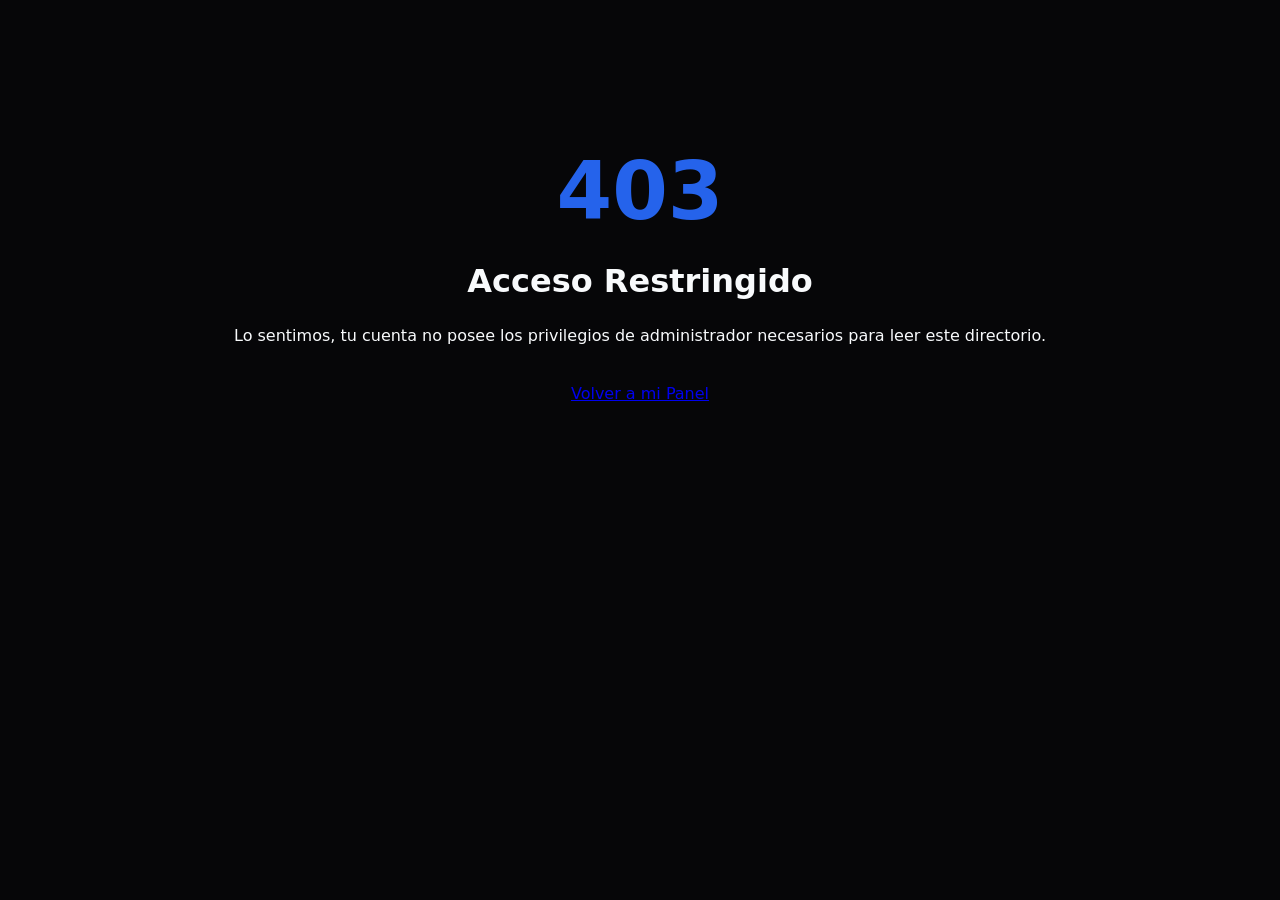
<file: techzone1/admin.html>
<!DOCTYPE html>
<html lang="es">
<head>
  <meta charset="UTF-8">
  <meta name="viewport" content="width=device-width, initial-scale=1.0">
  <title>Admin Base de Datos - TechZone</title>
  <link rel="stylesheet" href="css/estilos.css">
  <script src="js/db.js"></script>
  <script src="js/main.js"></script>
</head>
<body data-require-admin="true">
<header>
  <a href="index.html" class="brand">Tech<span>Zone</span> Admin</a>
  <nav id="main-nav" data-active="admin">
    <a href="dashboard.html">Dashboard</a>
    <a href="index.html">Ver Tienda</a>
    <a href="contacto.html">Contacto</a>
    <a href="#" id="logout-btn" style="color:var(--danger) !important;">Salir</a>
  </nav>
</header>

<main class="container">
  <div class="card">
    <h2>Formulario de Registro 2: Inventario de Productos</h2>
    <p class="muted">Añade componentes y hardware tecnológico directamente en las tablas del servidor local.</p>
    <div id="admin-message"></div>

    <form id="add-product-form">
      <div class="form-group">
        <label for="nombre">Nombre Comercial del Producto:</label>
        <input type="text" id="nombre" name="nombre" required placeholder="Ej: Volante Direct Drive 12Nm">
      </div>
      <div class="form-group">
        <label for="precio">Precio Unitario (USD):</label>
        <input type="text" id="precio" name="precio" required placeholder="Ej: 549.99">
      </div>
      <div class="form-group">
        <label for="descripcion">Descripción y Atributos Multimedia:</label>
        <textarea id="descripcion" name="descripcion" rows="3" required placeholder="Detalles técnicos y compatibilidad..."></textarea>
      </div>
      <div class="form-group">
        <label for="imagen">Nombre del archivo de imagen (Opcional):</label>
        <input type="text" id="imagen" name="imagen" placeholder="Ej: volante.png">
      </div>
      <button type="submit">Guardar Registro en Sistema</button>
    </form>
  </div>

  <div class="card">
    <h2>Información Almacenada 1: Inventario (`productos`)</h2>
    <div class="table-container">
      <table>
        <thead>
          <tr>
            <th scope="col">ID</th>
            <th scope="col">Nombre Comercial</th>
            <th scope="col">Precio</th>
            <th scope="col">Archivo Imagen</th>
            <th scope="col">Acciones</th> 
          </tr>
        </thead>
        <tbody id="products-table-body">
          <!-- Carga dinámica -->
        </tbody>
      </table>
    </div>
  </div>

  <div class="card">
    <h2>Información Almacenada 2: Cuentas (`usuarios`)</h2>
    <div class="table-container">
      <table>
        <thead>
          <tr>
            <th scope="col">ID</th>
            <th scope="col">Nombre de Usuario</th>
            <th scope="col">Rol de Acceso</th>
            <th scope="col">Fecha Registro</th>
          </tr>
        </thead>
        <tbody id="users-table-body">
          <!-- Carga dinámica -->
        </tbody>
      </table>
    </div>
  </div>

  <div class="card">
    <h2>Información Almacenada 3: Tickets de Soporte (`tickets_soporte`)</h2>
    <div class="table-container">
      <table>
        <thead>
          <tr>
            <th scope="col">ID Ticket</th>
            <th scope="col">Cliente Remitente</th>
            <th scope="col">Asunto del Reporte</th>
            <th scope="col">Estampa de Tiempo</th>
          </tr>
        </thead>
        <tbody id="tickets-table-body">
          <!-- Carga dinámica -->
        </tbody>
      </table>
    </div>
  </div>
</main>

<script>
    document.addEventListener('DOMContentLoaded', () => {
        if (!window.db) return;

        const messageEl = document.getElementById('admin-message');
        const productsBody = document.getElementById('products-table-body');
        const usersBody = document.getElementById('users-table-body');
        const ticketsBody = document.getElementById('tickets-table-body');
        const addForm = document.getElementById('add-product-form');

        function showStatus(msg, isError = false) {
            messageEl.innerHTML = `<p style='color:${isError ? "var(--danger)" : "var(--success)"}; font-weight:bold; margin:1rem 0;'>${escapeHtml(msg)}</p>`;
            setTimeout(() => { messageEl.innerHTML = ''; }, 6000);
        }

        function renderTables() {
            // Render Products
            const products = window.db.getProducts();
            productsBody.innerHTML = products.map(p => `
                <tr>
                  <td>${p.id}</td>
                  <td><strong>${escapeHtml(p.nombre)}</strong></td>
                  <td>$${p.precio.toLocaleString('en-US', {minimumFractionDigits: 2, maximumFractionDigits: 2})}</td>
                  <td><code>${escapeHtml(p.imagen || "default.png")}</code></td>
                  <td>
                    <a href="#" class="delete-btn" data-id="${p.id}" style="color: var(--danger); font-weight: bold; text-decoration: none;">
                       ❌ Eliminar
                    </a>
                  </td>
                </tr>
            `).join('');

            // Add delete listeners
            document.querySelectorAll('.delete-btn').forEach(btn => {
                btn.addEventListener('click', (e) => {
                    e.preventDefault();
                    const id = parseInt(btn.getAttribute('data-id'));
                    if (confirm('¿Estás seguro de que deseas eliminar este producto?')) {
                        window.db.deleteProduct(id);
                        showStatus('Éxito: Producto eliminado correctamente de la Base de Datos.');
                        renderTables();
                    }
                });
            });

            // Render Users
            const users = window.db.getUsers();
            usersBody.innerHTML = users.map(u => `
                <tr>
                  <td>${u.id}</td>
                  <td>${escapeHtml(u.usuario)}</td>
                  <td><span class="badge" style="background:${u.rol === 'admin' ? 'rgba(59,130,246,0.15)' : 'rgba(16,185,129,0.15)'}; color:${u.rol === 'admin' ? '#3b82f6' : 'var(--success)'};">${escapeHtml(u.rol)}</span></td>
                  <td>${u.fecha_registro}</td>
                </tr>
            `).join('');

            // Render Tickets
            const tickets = window.db.getTickets();
            ticketsBody.innerHTML = tickets.map(t => `
                <tr>
                  <td>${t.id}</td>
                  <td><strong>${escapeHtml(t.cliente)}</strong></td>
                  <td>${escapeHtml(t.asunto)}</td>
                  <td>${t.fecha_creacion}</td>
                </tr>
            `).join('');
        }

        // Form Submit
        addForm.addEventListener('submit', (e) => {
            e.preventDefault();
            const nombre = document.getElementById('nombre').value.trim();
            const precioRaw = document.getElementById('precio').value.trim();
            const descripcion = document.getElementById('descripcion').value.trim();
            const imagen = document.getElementById('imagen').value.trim();

            if (nombre === "" || precioRaw === "" || descripcion === "") {
                showStatus('Error: Rellene todos los apartados obligatorios.', true);
                return;
            }

            const precioNum = parseFloat(precioRaw);
            if (isNaN(precioNum) || precioNum <= 0) {
                showStatus('Error: El precio debe ser un número positivo válido.', true);
                return;
            }

            window.db.addProduct(nombre, precioNum, descripcion, imagen);
            showStatus('Éxito: Producto guardado e indexado correctamente.');
            addForm.reset();
            renderTables();
        });

        // Initial render
        renderTables();

        function escapeHtml(text) {
            return text
                .replace(/&/g, "&amp;")
                .replace(/</g, "&lt;")
                .replace(/>/g, "&gt;")
                .replace(/"/g, "&quot;")
                .replace(/'/g, "&#039;");
        }
    });
</script>
</body>
</html>
</file>
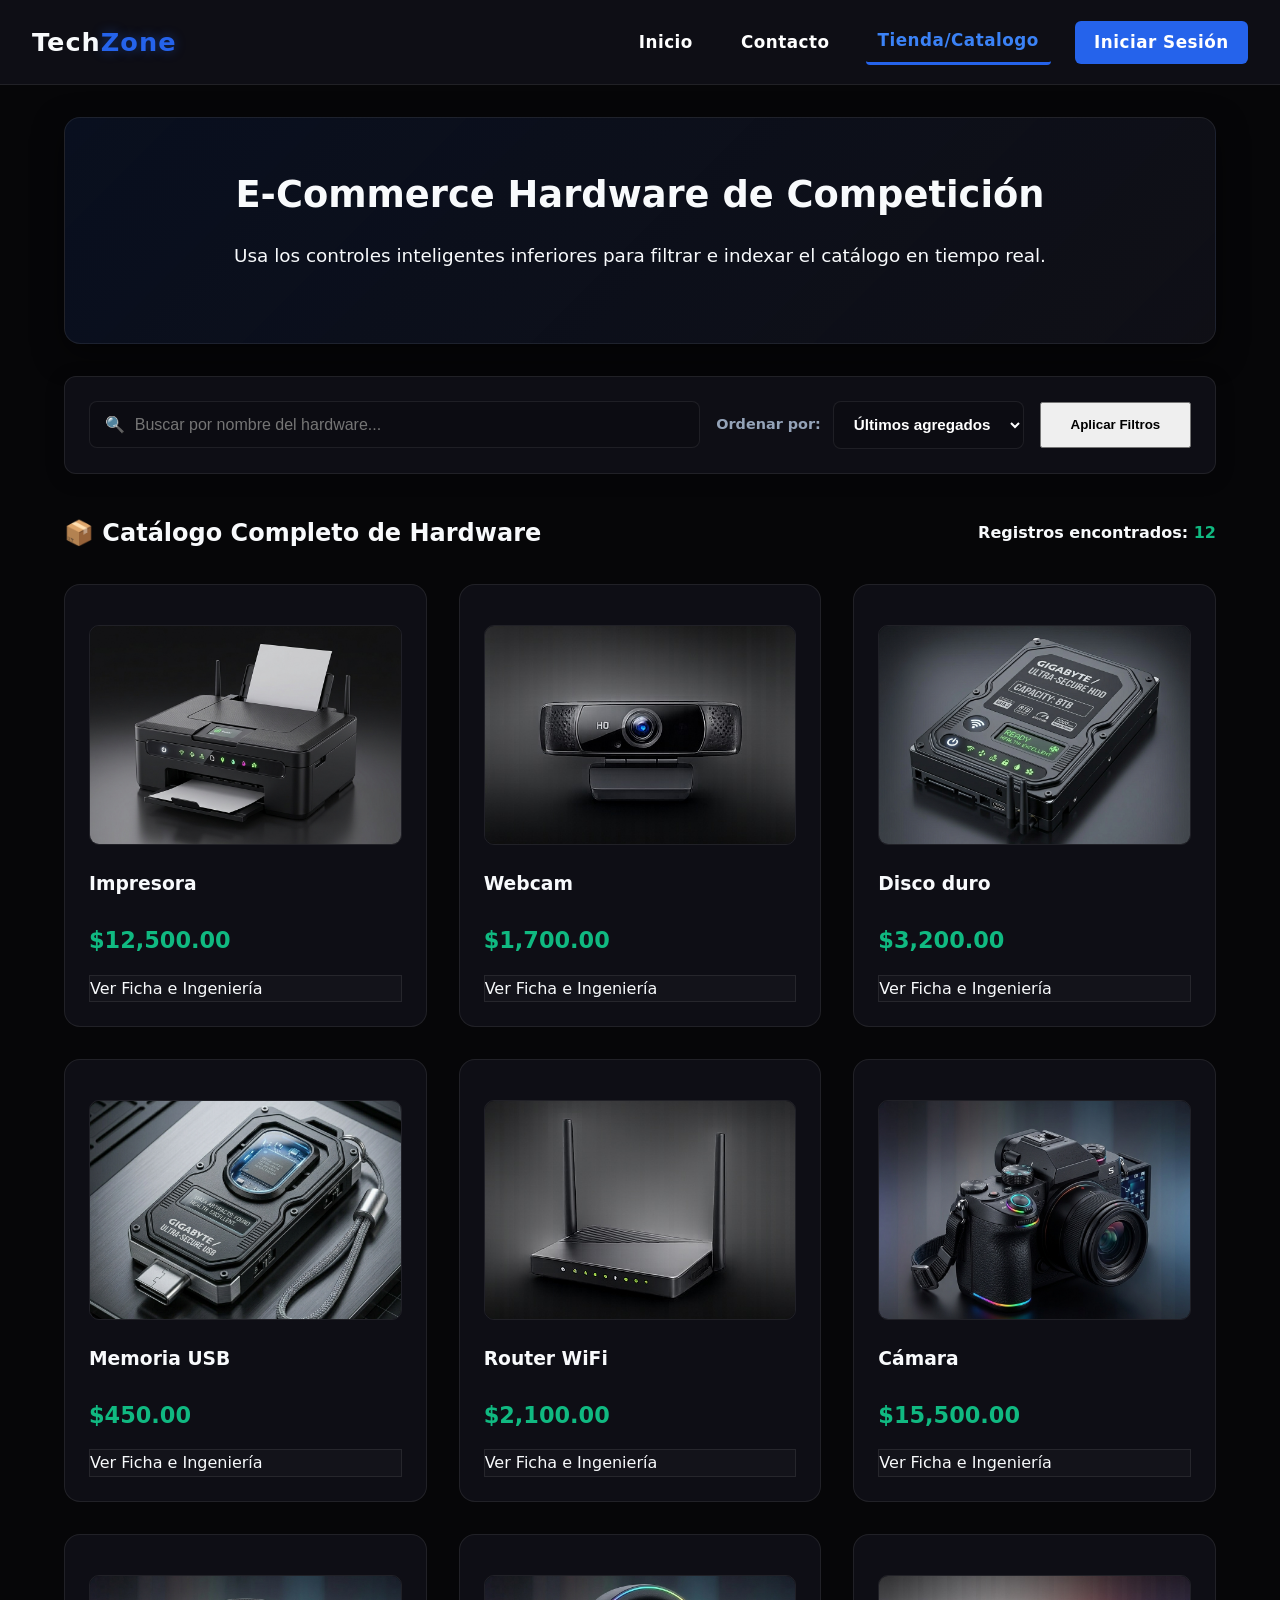
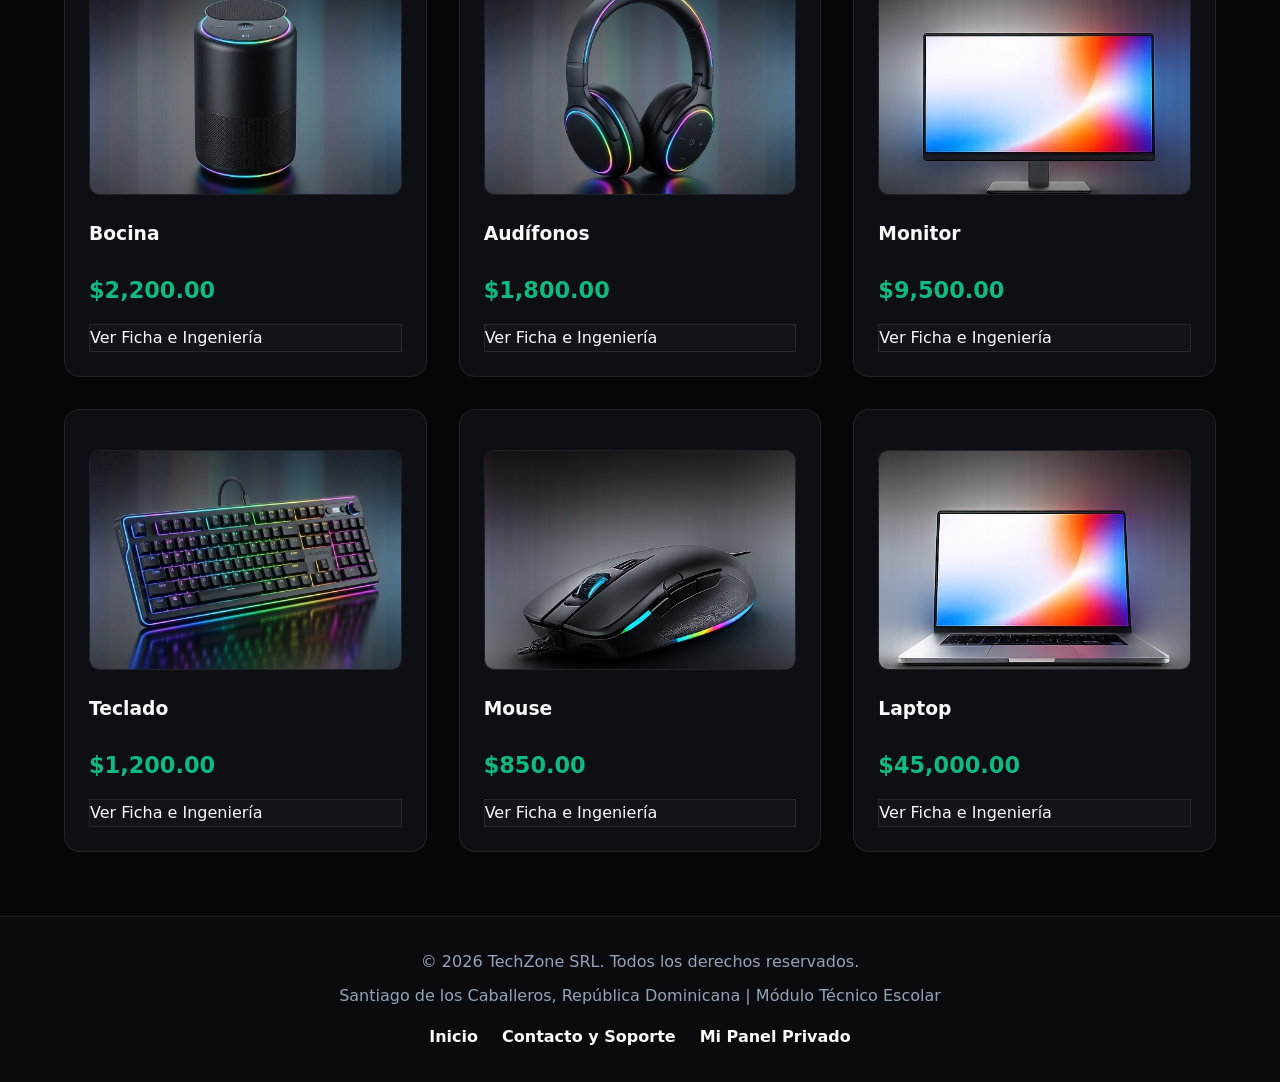
<file: techzone1/comprar.html>
<!DOCTYPE html>
<html lang="es">
<head>
  <meta charset="UTF-8">
  <meta name="viewport" content="width=device-width, initial-scale=1.0">
  <title>Compra Confirmada - TechZone</title>
  <link rel="stylesheet" href="css/estilos.css">
  <script src="js/db.js"></script>
  <script src="js/main.js"></script>
</head>
<body data-require-auth="true">
<header>
  <a href="tienda.html" class="brand">Tech<span>Zone</span></a>
  <nav aria-label="Menú Principal" id="main-nav">
    <!-- Carga dinámica -->
  </nav>
</header>

<main class="container" id="comprar-container">
  <!-- Carga dinámica -->
</main>

<footer>
    <p>&copy; 2026 TechZone SRL. Todos los derechos reservados.</p>
    <p>Santiago de los Caballeros, República Dominicana | Técnico en Informática</p>
    <div class="footer-links">
        <a href="tienda.html">Inicio / Tienda</a>
        <a href="contacto.html">Contacto y Soporte</a>
        <a href="dashboard.html">Mi Panel Privado</a>
    </div>
</footer>

<script>
    document.addEventListener('DOMContentLoaded', () => {
        const urlParams = new URLSearchParams(window.location.search);
        const productId = parseInt(urlParams.get('id') || '0');

        if (!productId || !window.db) {
            window.location.href = 'tienda.html';
            return;
        }

        const product = window.db.getProductById(productId);
        if (!product) {
            window.location.href = 'tienda.html';
            return;
        }

        const user = window.db.getCurrentUser();
        if (!user) {
            // main.js se encarga de redirigir, pero por si acaso:
            window.location.href = 'login.html';
            return;
        }

        // Ejecutar compra
        window.db.addCompra(user.id, product.id);

        const container = document.getElementById('comprar-container');
        container.innerHTML = `
          <div class="card" style="max-width: 550px; margin: 4rem auto; text-align: center; border-color: var(--success); box-shadow: 0 0 25px rgba(16,185,129,0.15);">
            <div style="font-size: 3.5rem; margin-bottom: 1rem;">✅</div>
            <h1 style="color: var(--success); margin-bottom: 0.5rem;">Transacción Completada</h1>
            <p class="muted">Tu orden de hardware ha sido registrada e indexada correctamente en el servidor local.</p>
            
            <div style="background-color: var(--bg-input); border: 1px solid var(--border); padding: 1.5rem; border-radius: 8px; margin: 2rem 0; text-align: left;">
                <h3 style="border-bottom: 1px solid var(--border); padding-bottom: 0.5rem; margin-bottom: 1rem; color: #3b82f6;">🧾 Resumen de Factura</h3>
                <p style="margin-bottom: 0.5rem; color: var(--text-main);">Artículo: <strong>${escapeHtml(product.nombre)}</strong></p>
                <p style="margin-bottom: 0.5rem; color: var(--text-muted); font-size: 0.9rem;">Cliente ID del Servidor: <code>#${user.id}</code> (Usuario: ${escapeHtml(user.usuario)})</p>
                <p style="margin-top: 1rem; font-size: 1.25rem; color: var(--success); font-weight: bold;">Monto Debitado: $${product.precio.toLocaleString('en-US', {minimumFractionDigits: 2, maximumFractionDigits: 2})} USD</p>
            </div>

            <a href="tienda.html" class="btn-action" style="font-weight: 700; padding: 1rem; text-align: center; display: block;">Seguir Inspeccionando Catálogo</a>
          </div>
        `;

        function escapeHtml(text) {
            return text
                .replace(/&/g, "&amp;")
                .replace(/</g, "&lt;")
                .replace(/>/g, "&gt;")
                .replace(/"/g, "&quot;")
                .replace(/'/g, "&#039;");
        }
    });
</script>
</body>
</html>
</file>
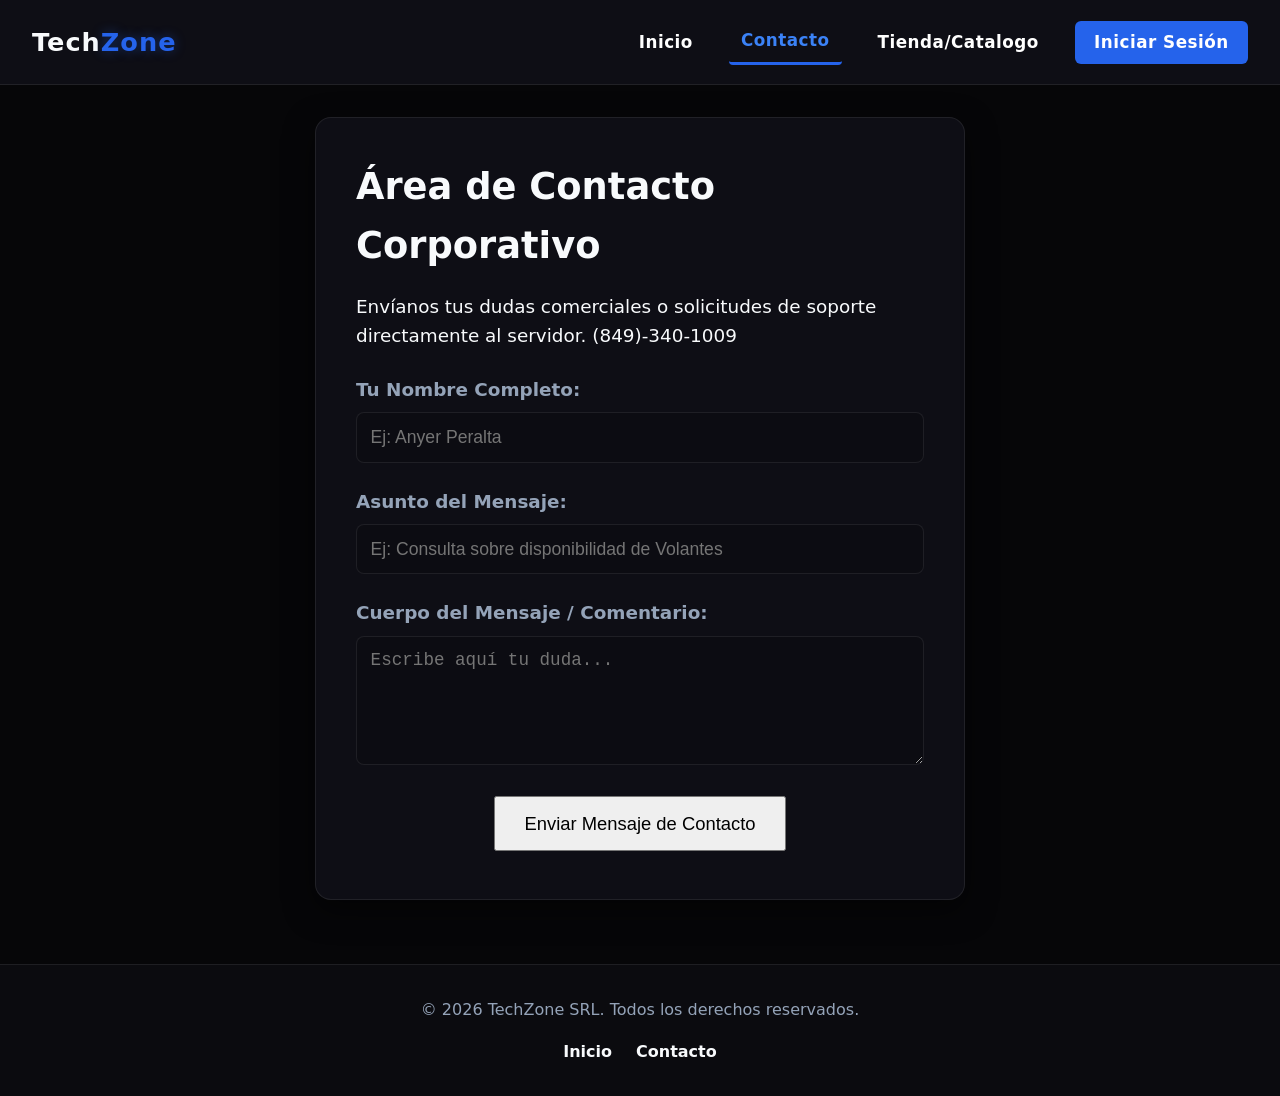
<file: techzone1/contacto.html>
<!DOCTYPE html>
<html lang="es">
<head>
  <meta charset="UTF-8">
  <meta name="viewport" content="width=device-width, initial-scale=1.0">
  <title>Contacto - TechZone</title>
  <link rel="stylesheet" href="css/estilos.css">
  <script src="js/db.js"></script>
  <script src="js/main.js"></script>
</head>
<body>
<header>
  <a href="index.html" class="brand">Tech<span>Zone</span></a>
  <nav id="main-nav" data-active="contacto">
    <!-- Carga dinámica -->
  </nav>
</header>

<main class="container">
  <div class="card" style="max-width: 650px; margin: 0 auto;">
    <h1>Área de Contacto Corporativo</h1>
    <p class="muted">Envíanos tus dudas comerciales o solicitudes de soporte directamente al servidor. (849)-340-1009</p>
    
    <div id="status-container"></div>

    <form id="contacto-form">
      <div id="guest-field-container">
          <div class="form-group">
              <label for="nombre_invitado">Tu Nombre Completo:</label>
              <input type="text" id="nombre_invitado" name="nombre_invitado" required placeholder="Ej: Anyer Peralta">
          </div>
      </div>
      <div class="form-group">
        <label for="asunto">Asunto del Mensaje:</label>
        <input type="text" id="asunto" name="asunto" required placeholder="Ej: Consulta sobre disponibilidad de Volantes">
      </div>
      <div class="form-group">
        <label for="mensaje">Cuerpo del Mensaje / Comentario:</label>
        <textarea id="mensaje" name="mensaje" rows="5" required placeholder="Escribe aquí tu duda..."></textarea>
      </div>
      <button id="boton" type="submit">Enviar Mensaje de Contacto</button>
    </form>
  </div>
</main>

<footer>
    <p>&copy; 2026 TechZone SRL. Todos los derechos reservados.</p>
    <div class="footer-links">
        <a href="index.html">Inicio</a>
        <a href="contacto.html">Contacto</a>
    </div>
</footer>

<script>
    document.addEventListener('DOMContentLoaded', () => {
        if (!window.db) return;
        const user = window.db.getCurrentUser();
        const guestContainer = document.getElementById('guest-field-container');
        const form = document.getElementById('contacto-form');
        const statusContainer = document.getElementById('status-container');

        if (user) {
            // Si el usuario está registrado, ocultamos el campo de nombre completo e invitamos como su usuario
            guestContainer.innerHTML = '';
        }

        form.addEventListener('submit', (e) => {
            e.preventDefault();
            const cliente = user ? user.usuario : document.getElementById('nombre_invitado').value.trim();
            const asunto = document.getElementById('asunto').value.trim();
            const mensaje = document.getElementById('mensaje').value.trim();

            if (asunto !== "" && mensaje !== "") {
                window.db.addTicket(cliente, asunto, mensaje);
                statusContainer.innerHTML = `<p class='status-msg' style='color: var(--accent); font-weight:bold; margin-bottom:1.5rem;'>Éxito: Su mensaje de contacto ha sido almacenado en la Base de Datos.</p>`;
                form.reset();
            } else {
                statusContainer.innerHTML = `<p class='status-msg' style='color: var(--danger); font-weight:bold; margin-bottom:1.5rem;'>Por favor, complete todos los campos.</p>`;
            }
        });
    });
</script>
</body>
</html>
</file>
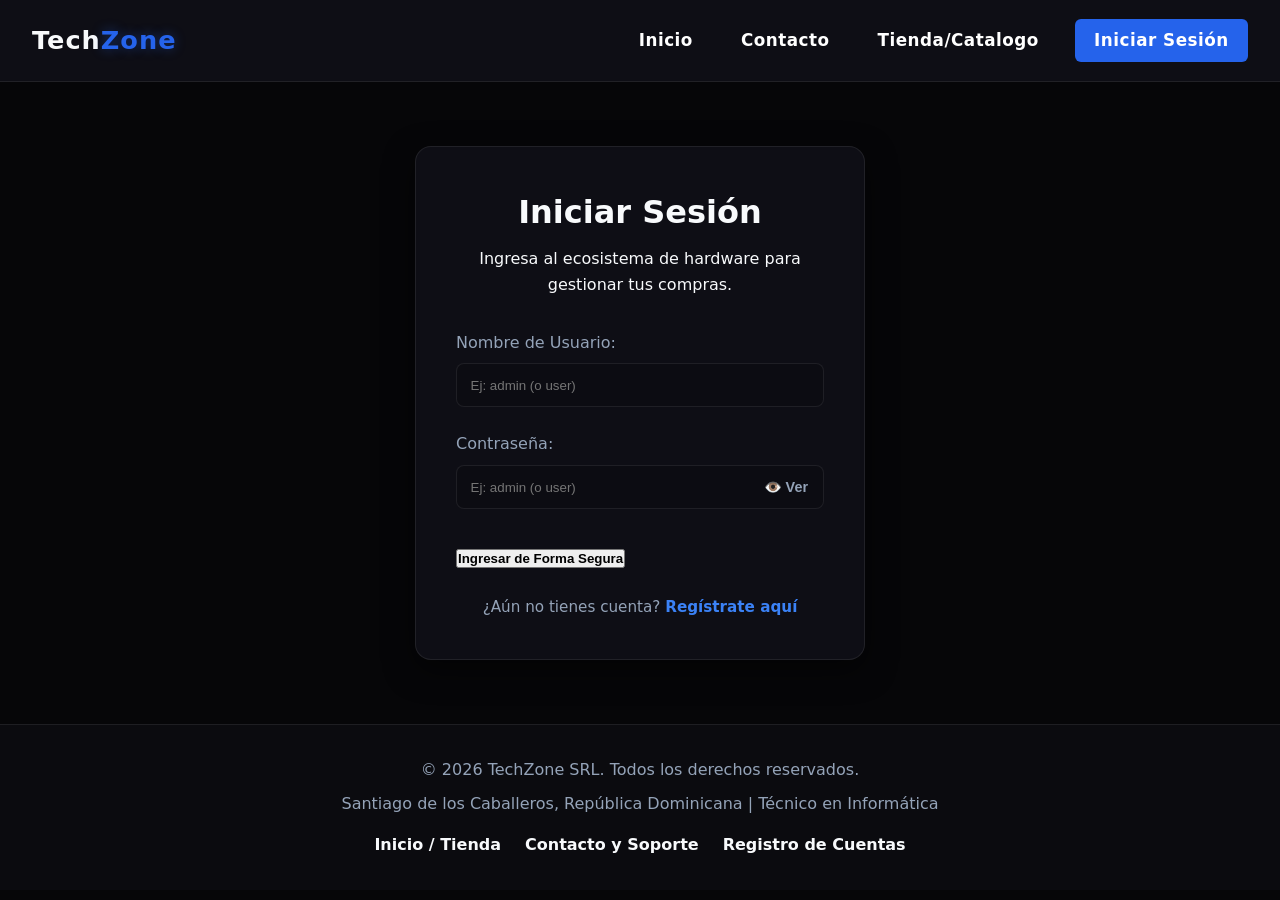
<file: techzone1/dashboard.html>
<!DOCTYPE html>
<html lang="es">
<head>
  <meta charset="UTF-8">
  <meta name="viewport" content="width=device-width, initial-scale=1.0">
  <title>Mi Panel - TechZone</title>
  <link rel="stylesheet" href="css/estilos.css">
  <style>
    /* Estilos UX exclusivos para el Dashboard interactivo */
    .welcome-banner {
        background: linear-gradient(135deg, rgba(37, 99, 235, 0.2) 0%, rgba(16, 16, 24, 0.9) 100%);
        border: 1px solid rgba(37, 99, 235, 0.3);
        box-shadow: 0 0 25px rgba(37, 99, 235, 0.1);
    }
    .quick-actions {
        display: grid;
        grid-template-columns: repeat(auto-fit, minmax(220px, 1fr));
        gap: 1.5rem;
        margin-top: 2rem;
    }
    .action-card {
        background: rgba(255, 255, 255, 0.02);
        border: 1px solid var(--border);
        border-radius: 12px;
        padding: 1.5rem;
        text-align: center;
        transition: transform 0.2s, border-color 0.2s;
        text-decoration: none;
        color: inherit;
    }
    .action-card:hover {
        transform: translateY(-4px);
        border-color: var(--accent);
        background: rgba(37, 99, 235, 0.05);
    }
    .action-card h3 {
        color: #ffffff;
        font-size: 1.2rem;
        margin-bottom: 0.5rem;
    }
    .action-card p {
        font-size: 0.85rem;
        color: var(--text-muted);
    }
  </style>
  <script src="js/db.js"></script>
  <script src="js/main.js"></script>
</head>
<body data-require-auth="true">
<header>
  <a href="index.html" class="brand">Tech<span>Zone</span></a>
  <nav aria-label="Menú Privado" id="main-nav" data-active="dashboard">
    <!-- Carga dinámica -->
  </nav>
</header>

<main class="container">
  <section class="card welcome-banner">
    <div style="display: flex; justify-content: space-between; align-items: center; flex-wrap: wrap; gap: 1rem;">
        <div>
            <h1 style="margin-bottom: 0.5rem;" id="welcome-message">Bienvenido de vuelta 👋</h1>
            <p class="muted">Has ingresado correctamente al entorno corporativo de simulación y hardware local.</p>
        </div>
        <div>
            <span class="badge" style="font-size: 0.9rem; padding: 0.5rem 1rem;" id="role-badge">
                Rol: Cargando...
            </span>
        </div>
    </div>
  </section>

  <section aria-labelledby="actions-heading">
    <h2 id="actions-heading" style="font-size: 1.4rem; margin-bottom: 1rem;">🎛️ Panel de Accesos Directos</h2>
    <div class="quick-actions" id="actions-grid">
        
        <a href="tienda.html" class="action-card" aria-label="Ir al catálogo de productos">
            <h3>🛒 Explorar Tienda</h3>
            <p>Inspecciona componentes multimedia y hardware en stock.</p>
        </a>

        <a href="contacto.html" class="action-card" aria-label="Ir al formulario de contacto y soporte">
            <h3>📩 Centro de Contacto</h3>
            <p>Envía dudas o reportes directamente al servidor local.</p>
        </a>

        <!-- Se rellenará dinámicamente si es admin -->
        <span id="admin-action-container" style="display: contents;"></span>

        <a href="#" class="action-card" style="border-color: rgba(239, 68, 68, 0.2);" id="dashboard-logout-btn" aria-label="Cerrar sesión segura">
            <h3 style="color: var(--danger);">🔒 Cerrar Sesión</h3>
            <p>Termina tu estado de sesión de forma segura en este navegador.</p>
        </a>

    </div>
  </section>

  <section class="card" style="margin-top: 3rem;" aria-labelledby="history-heading">
    <h2 id="history-heading" style="font-size: 1.4rem; margin-bottom: 1rem;">📦 Mis Compras de Hardware</h2>
    <p class="muted" style="margin-bottom: 1.5rem;">Aquí se muestran los componentes de simulación que has comprado en esta sesión local.</p>
    
    <div class="table-container">
        <table>
            <thead>
                <tr>
                    <th scope="col">Factura ID</th>
                    <th scope="col">Hardware</th>
                    <th scope="col">Precio Debitado</th>
                    <th scope="col">Fecha y Hora de Adquisición</th>
                </tr>
            </thead>
            <tbody id="purchases-table-body">
                <!-- Carga dinámica -->
            </tbody>
        </table>
    </div>
  </section>
</main>

<footer>
    <p>&copy; 2026 TechZone SRL. Todos los derechos reservados.</p>
    <p>Santiago de los Caballeros, República Dominicana | Módulo de Informática</p>
    <div class="footer-links">
        <a href="index.html">Inicio</a>
        <a href="contacto.html">Contacto y Soporte</a>
        <a href="dashboard.html">Mi Panel</a>
    </div>
</footer>

<script>
    document.addEventListener('DOMContentLoaded', () => {
        if (!window.db) return;

        const user = window.db.getCurrentUser();
        if (!user) return; // main.js redirigirá si es necesario

        // Rellenar datos de usuario
        document.getElementById('welcome-message').textContent = `Bienvenido de vuelta, ${user.usuario} 👋`;
        document.getElementById('role-badge').textContent = `Rol: ${user.rol}`;

        // Mostrar enlace de admin si aplica
        if (user.rol === 'admin') {
            const adminContainer = document.getElementById('admin-action-container');
            adminContainer.innerHTML = `
                <a href="admin.html" class="action-card" style="border-color: rgba(37, 99, 235, 0.4);" aria-label="Ir al panel de administración">
                    <h3 style="color: #3b82f6;">⚙️ Base de Datos</h3>
                    <p>Monitorea y lee las 3 tablas relacionales de MySQL sin phpMyAdmin.</p>
                </a>
            `;
        }

        // Listener para cerrar sesión
        document.getElementById('dashboard-logout-btn').addEventListener('click', (e) => {
            e.preventDefault();
            window.db.logout();
            window.location.href = 'index.html';
        });

        // Rellenar tabla de compras
        const purchasesBody = document.getElementById('purchases-table-body');
        const purchases = window.db.getCompras(user.id);

        if (purchases.length === 0) {
            purchasesBody.innerHTML = `
                <tr>
                    <td colspan="4" style="text-align: center; padding: 2rem;">No has realizado ninguna compra todavía. ¡Visita la tienda!</td>
                </tr>
            `;
        } else {
            purchasesBody.innerHTML = purchases.map(c => `
                <tr>
                    <td><code>#TX-${c.id}</code></td>
                    <td><strong>${escapeHtml(c.producto_nombre)}</strong></td>
                    <td style="color: var(--success); font-weight: bold;">$${c.producto_precio.toLocaleString('en-US', {minimumFractionDigits: 2, maximumFractionDigits: 2})} USD</td>
                    <td>${c.fecha}</td>
                </tr>
            `).join('');
        }

        function escapeHtml(text) {
            return text
                .replace(/&/g, "&amp;")
                .replace(/</g, "&lt;")
                .replace(/>/g, "&gt;")
                .replace(/"/g, "&quot;")
                .replace(/'/g, "&#039;");
        }
    });
</script>
</body>
</html>
</file>
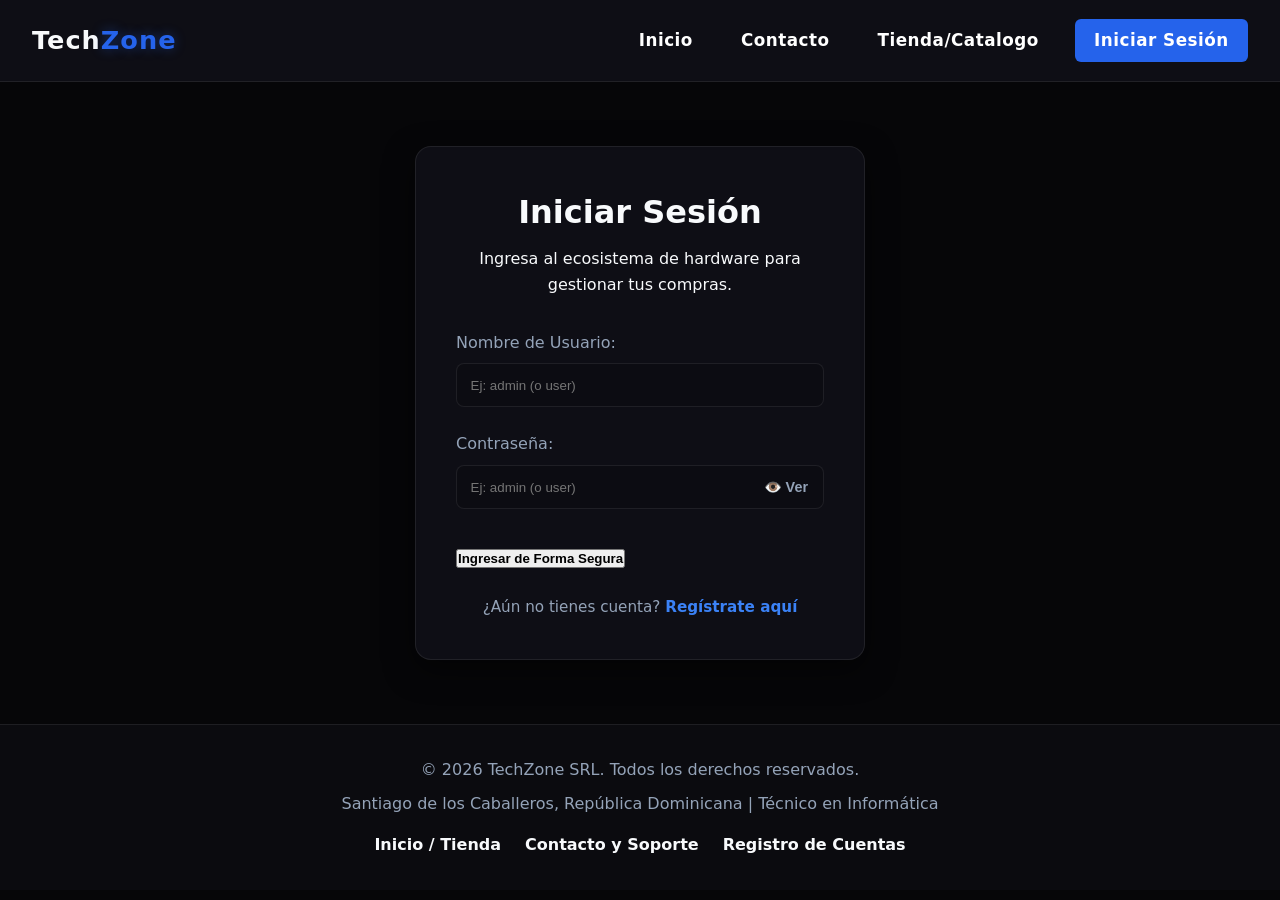
<file: techzone1/login.html>
<!DOCTYPE html>
<html lang="es">
<head>
  <meta charset="UTF-8">
  <meta name="viewport" content="width=device-width, initial-scale=1.0">
  <title>Acceso al Sistema - TechZone</title>
  <link rel="stylesheet" href="css/estilos.css">
  <style>
    /* Estilos UX Premium para la pantalla de Login */
    .login-box {
        max-width: 450px;
        margin: 4rem auto;
        background: var(--bg-card);
        border: 1px solid var(--border);
        border-radius: 16px;
        padding: 2.5rem;
        box-shadow: 0 10px 30px rgba(0, 0, 0, 0.5);
    }
    
    .password-container {
        position: relative;
    }

    .btn-toggle-password {
        position: absolute;
        right: 1rem;
        top: 50%;
        transform: translateY(-50%);
        background: none;
        border: none;
        color: var(--text-muted);
        cursor: pointer;
        width: auto;
        padding: 0;
        font-size: 0.9rem;
        font-weight: 600;
    }

    .btn-toggle-password:hover {
        color: #ffffff;
    }

    .alert {
        padding: 1rem;
        border-radius: 8px;
        margin-bottom: 1.5rem;
        font-size: 0.95rem;
        text-align: center;
        font-weight: 600;
    }

    .alert-danger {
        background-color: rgba(239, 68, 68, 0.15);
        border: 1px solid var(--danger);
        color: #ff6b6b;
    }

    .alert-success {
        background-color: rgba(16, 185, 129, 0.15);
        border: 1px solid var(--success);
        color: #4ade80;
    }

    .redirect-link {
        text-align: center;
        margin-top: 1.5rem;
        font-size: 0.95rem;
        color: var(--text-muted);
    }

    .redirect-link a {
        color: #3b82f6;
        text-decoration: none;
        font-weight: 700;
    }
    
    .redirect-link a:hover {
        text-decoration: underline;
    }
  </style>
  <script src="js/db.js"></script>
  <script src="js/main.js"></script>
</head>
<body data-require-guest="true">

<header>
  <a href="tienda.html" class="brand">Tech<span>Zone</span></a>
  <nav aria-label="Menú Principal" id="main-nav">
    <!-- Carga dinámica -->
  </nav>
</header>

<main class="container">
  <div class="login-box">
    <h1 style="text-align: center; margin-bottom: 0.5rem;">Iniciar Sesión</h1>
    <p class="muted" style="text-align: center; margin-bottom: 2rem;">Ingresa al ecosistema de hardware para gestionar tus compras.</p>

    <div id="alerts-container"></div>

    <form id="login-form">
      <div class="form-group">
        <label for="usuario">Nombre de Usuario:</label>
        <input 
            type="text" 
            id="usuario" 
            name="usuario" 
            required 
            placeholder="Ej: admin (o user)"
            autocomplete="username"
        >
      </div>

      <div class="form-group">
        <label for="password">Contraseña:</label>
        <div class="password-container">
            <input 
                type="password" 
                id="password" 
                name="password" 
                required 
                placeholder="Ej: admin (o user)"
                autocomplete="current-password"
            >
            <button type="button" id="btnToggle" class="btn-toggle-password" aria-label="Mostrar u ocultar contraseña">👁️ Ver</button>
        </div>
      </div>

      <button type="submit" style="margin-top: 1rem; font-weight: 700;">Ingresar de Forma Segura</button>
    </form>

    <div class="redirect-link">
        ¿Aún no tienes cuenta? <a href="registro.html">Regístrate aquí</a>
    </div>
  </div>
</main>

<footer>
    <p>&copy; 2026 TechZone SRL. Todos los derechos reservados.</p>
    <p>Santiago de los Caballeros, República Dominicana | Técnico en Informática</p>
    <div class="footer-links">
        <a href="tienda.html">Inicio / Tienda</a>
        <a href="contacto.html">Contacto y Soporte</a>
        <a href="registro.html">Registro de Cuentas</a>
    </div>
</footer>

<script>
    document.addEventListener('DOMContentLoaded', () => {
        const urlParams = new URLSearchParams(window.location.search);
        const error = urlParams.get('error');
        const registered = urlParams.get('registered');
        
        const alertsContainer = document.getElementById('alerts-container');

        if (error) {
            alertsContainer.innerHTML = `<div class="alert alert-danger" role="alert">Error: Credenciales incorrectas. Verifica tu usuario y contraseña.</div>`;
        } else if (registered) {
            alertsContainer.innerHTML = `<div class="alert alert-success" role="alert">¡Cuenta creada con éxito! Ya puedes iniciar sesión.</div>`;
        }

        // Mostrar / Ocultar contraseña
        const btnToggle = document.getElementById('btnToggle');
        const passwordInput = document.getElementById('password');

        btnToggle.addEventListener('click', function () {
            const isPassword = passwordInput.getAttribute('type') === 'password';
            passwordInput.setAttribute('type', isPassword ? 'text' : 'password');
            this.textContent = isPassword ? '🔒 Ocultar' : '👁️ Ver';
        });

        // Manejar envío de formulario
        const loginForm = document.getElementById('login-form');
        loginForm.addEventListener('submit', (e) => {
            e.preventDefault();
            const usernameVal = document.getElementById('usuario').value.trim();
            const passwordVal = document.getElementById('password').value;

            if (window.db) {
                const user = window.db.validateLogin(usernameVal, passwordVal);
                if (user) {
                    window.location.href = 'dashboard.html';
                } else {
                    window.location.href = 'login.html?error=1';
                }
            }
        });
    });
</script>
</body>
</html>
</file>
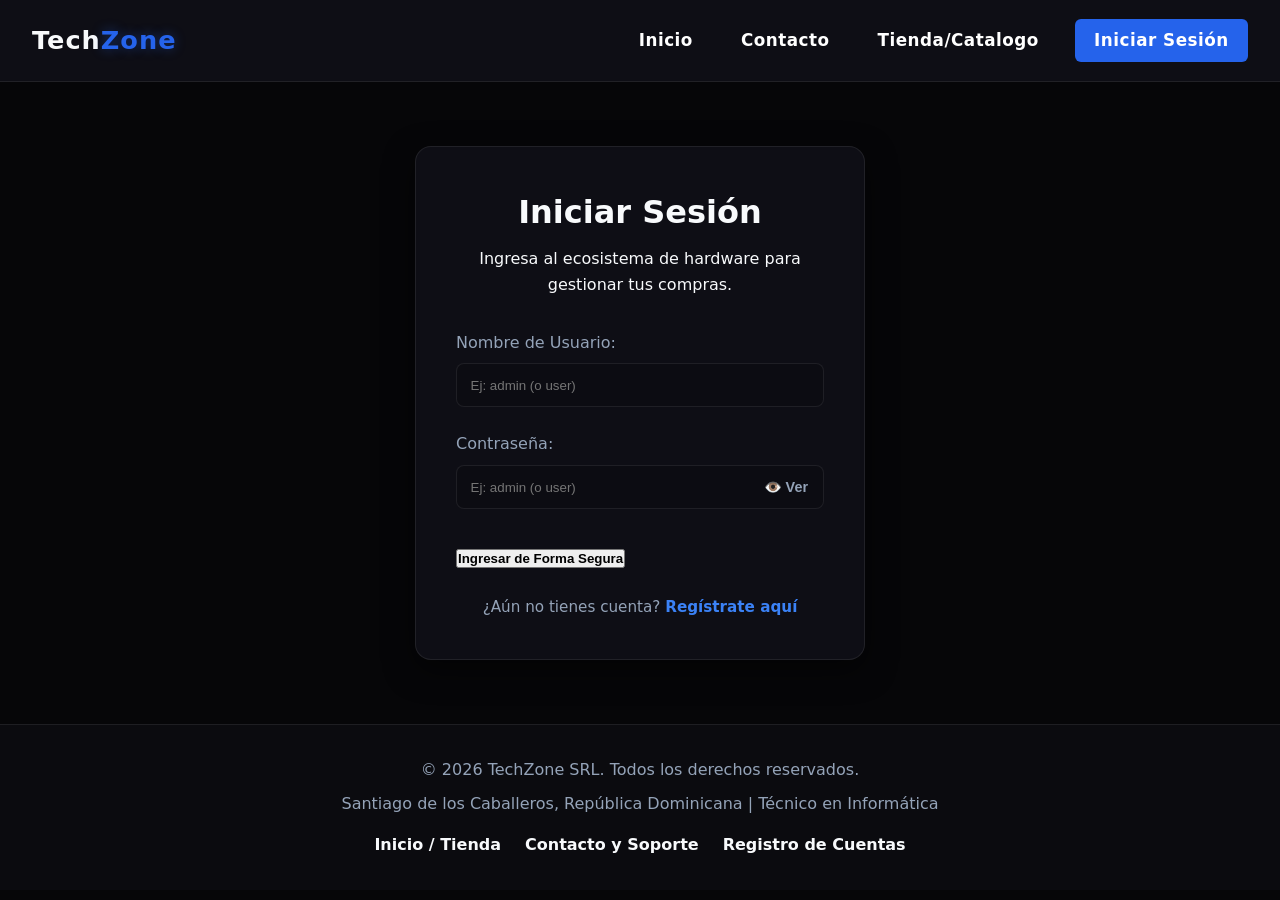
<file: techzone1/perfil.html>
<!DOCTYPE html>
<html lang="es">
<head>
  <meta charset="UTF-8">
  <title>Perfil - Tech Zone</title>
  <link rel="stylesheet" href="css/estilos.css">
  <script src="js/db.js"></script>
  <script src="js/main.js"></script>
</head>
<body data-require-auth="true">
<header>
  <a href="dashboard.html" class="brand">Tech<span>Zone</span></a>
  <nav id="main-nav">
      <a href="dashboard.html">Mi Panel</a>
      <a href="tienda.html">Tienda</a>
      <a href="#" id="logout-link">Salir</a>
  </nav>
</header>

<div class="container">
  <div class="card">
    <h2>Perfil</h2>
    <p>Usuario: <strong id="perfil-username">Cargando...</strong></p>
    <p>Rol: <span class="badge" id="perfil-rol">Cargando...</span></p>
  </div>

  <div class="card">
    <h3>Cambiar contraseña</h3>
    <div id="status-container"></div>
    <form id="password-form">
      <div style="margin:8px 0">
        <input type="password" id="password1" name="password1" placeholder="Nueva contraseña" required>
      </div>
      <div style="margin:8px 0">
        <input type="password" id="password2" name="password2" placeholder="Repetir contraseña" required>
      </div>
      <button type="submit">Guardar</button>
    </form>
  </div>
</div>

<script>
    document.addEventListener('DOMContentLoaded', () => {
        if (!window.db) return;
        const user = window.db.getCurrentUser();
        if (!user) return; // main.js se encarga de esto

        document.getElementById('perfil-username').textContent = user.usuario;
        document.getElementById('perfil-rol').textContent = user.rol;

        // Logout link
        document.getElementById('logout-link').addEventListener('click', (e) => {
            e.preventDefault();
            window.db.logout();
            window.location.href = 'index.html';
        });

        // Form Submit
        const form = document.getElementById('password-form');
        const statusEl = document.getElementById('status-container');

        form.addEventListener('submit', (e) => {
            e.preventDefault();
            const pass1 = document.getElementById('password1').value;
            const pass2 = document.getElementById('password2').value;

            if (pass1.length < 4) {
                statusEl.innerHTML = `<p style="color:var(--danger); font-weight:bold; margin-bottom:1rem;">La nueva contraseña debe tener al menos 4 caracteres.</p>`;
                return;
            }

            if (pass1 !== pass2) {
                statusEl.innerHTML = `<p style="color:var(--danger); font-weight:bold; margin-bottom:1rem;">Las contraseñas no coinciden.</p>`;
                return;
            }

            const success = window.db.updateUserPassword(user.id, pass1);
            if (success) {
                statusEl.innerHTML = `<p style="color:var(--success); font-weight:bold; margin-bottom:1rem;">Contraseña actualizada.</p>`;
                form.reset();
            } else {
                statusEl.innerHTML = `<p style="color:var(--danger); font-weight:bold; margin-bottom:1rem;">Error operacional al cambiar la contraseña.</p>`;
            }
        });
    });
</script>
</body>
</html>
</file>
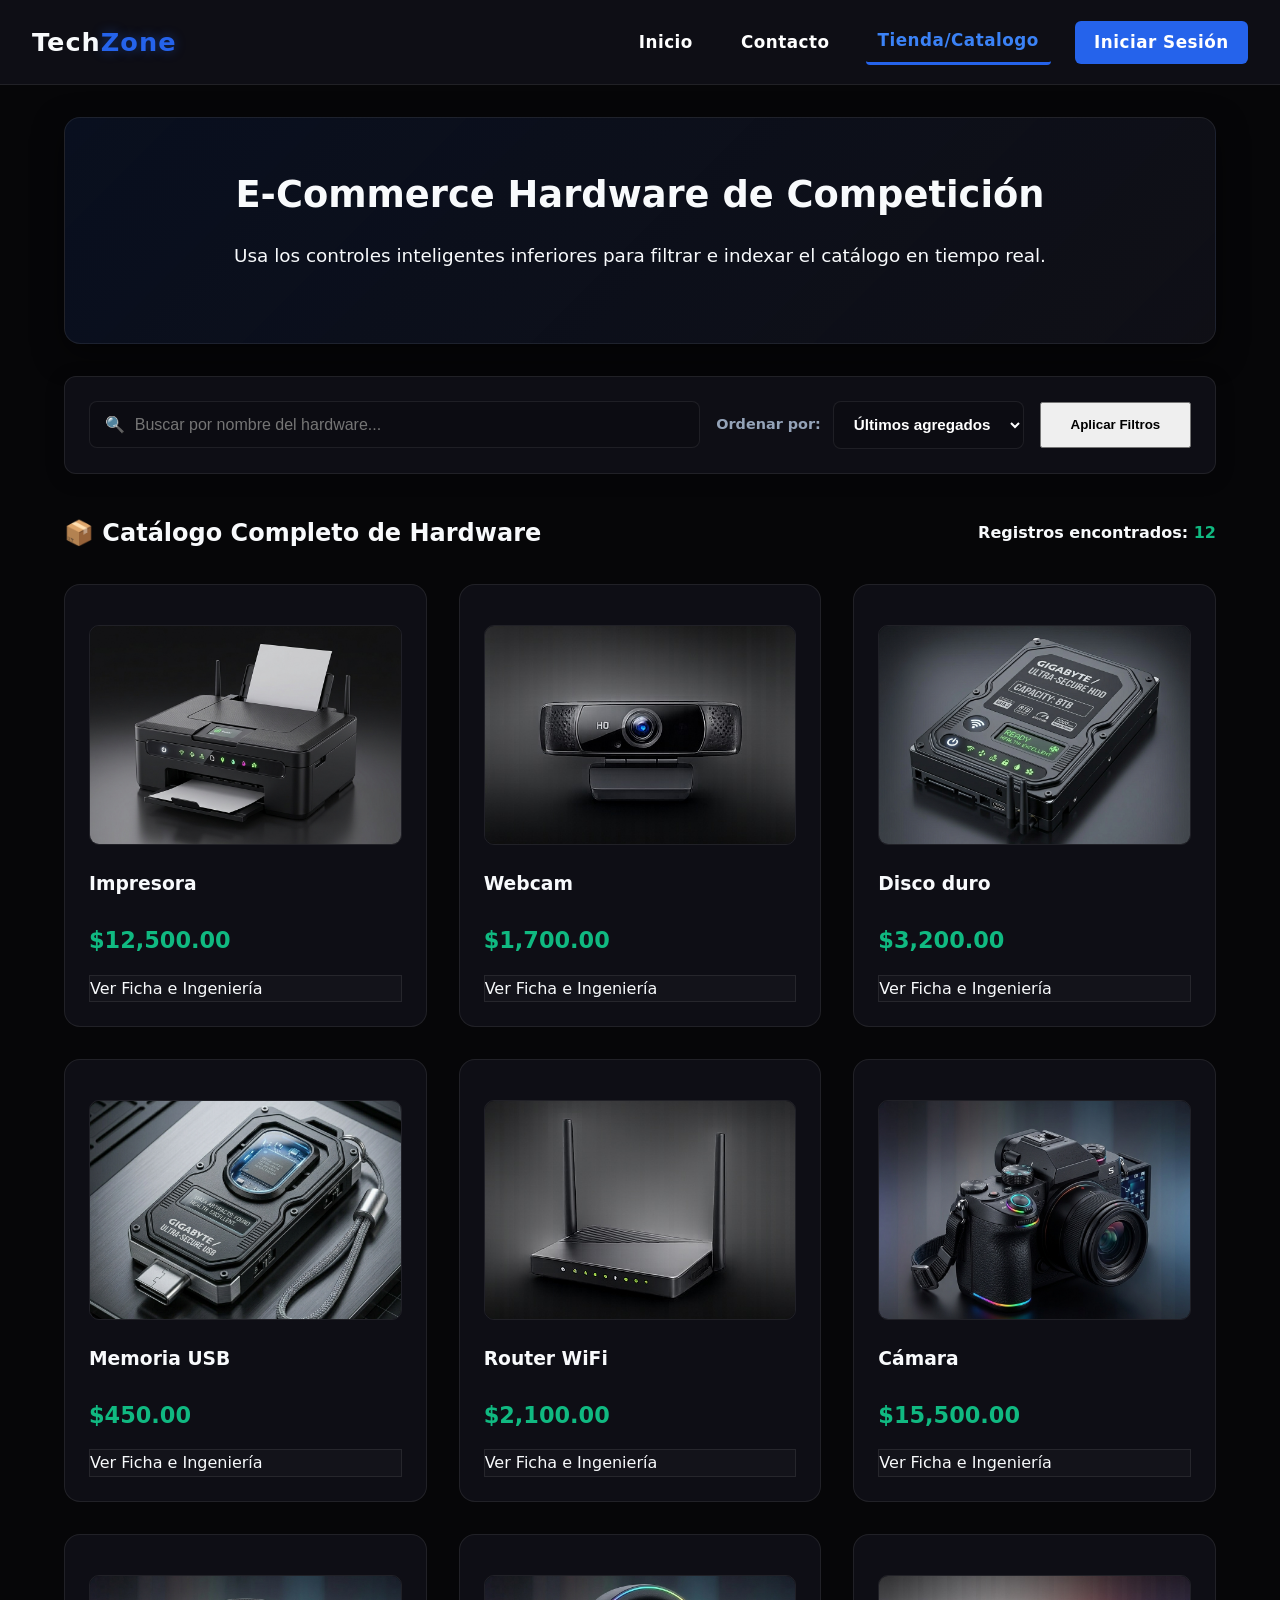
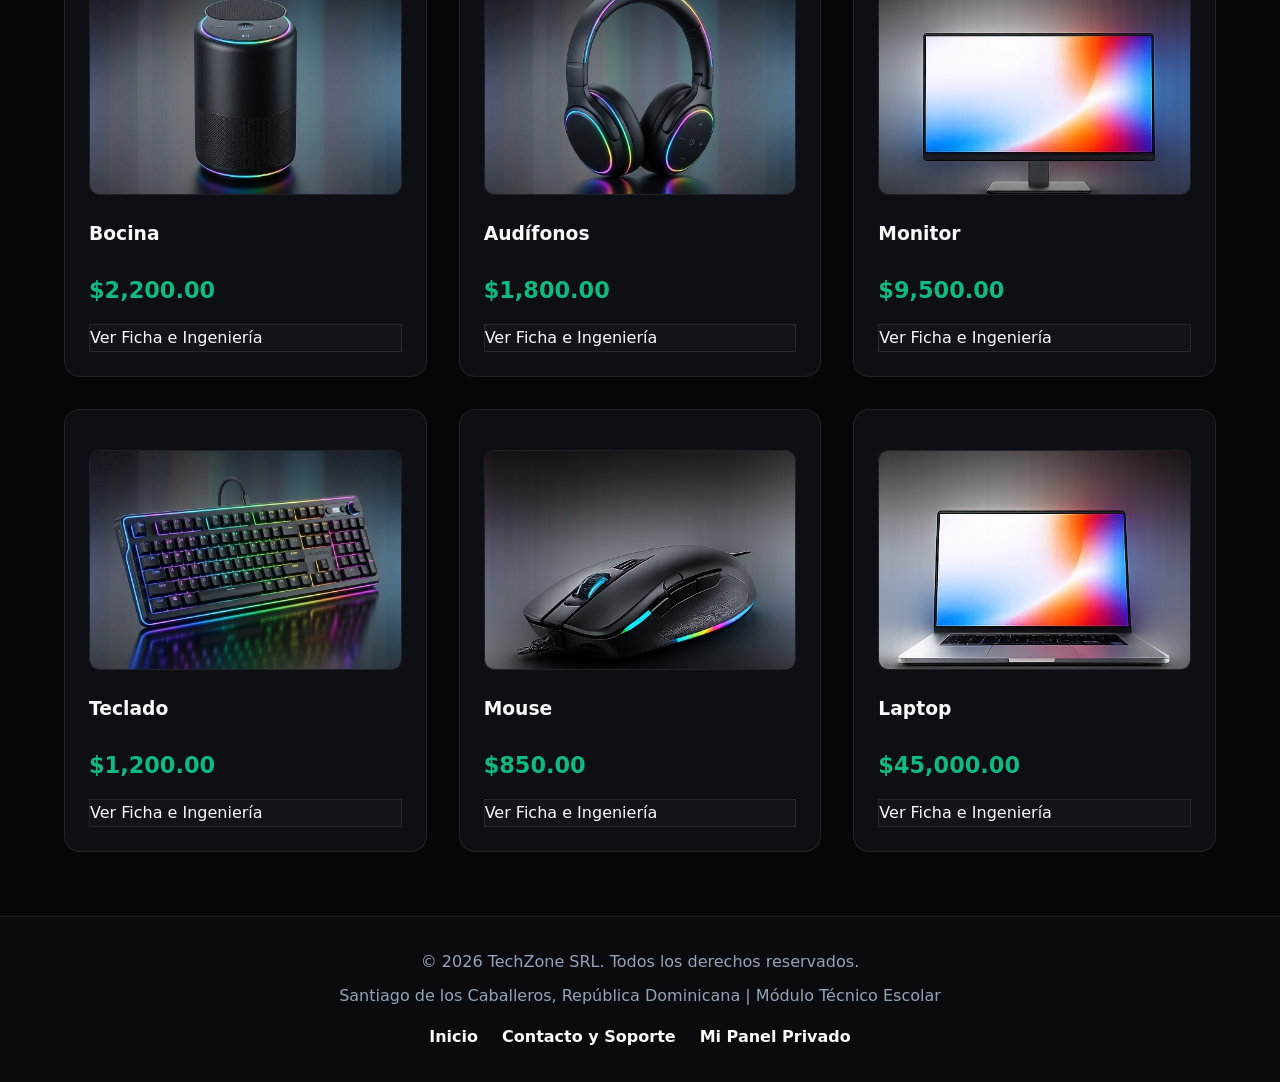
<file: techzone1/producto.html>
<!DOCTYPE html>
<html lang="es">
<head>
  <meta charset="UTF-8">
  <meta name="viewport" content="width=device-width, initial-scale=1.0">
  <title>Detalle del Hardware - TechZone</title>
  <link rel="stylesheet" href="css/estilos.css">
  <style>
    /* Estilos UX exclusivos de la vitrina multimedia interactiva */
    .detail-layout { 
        display: grid; 
        grid-template-columns: repeat(auto-fit, minmax(400px, 1fr)); 
        gap: 3rem; 
        margin-top: 2rem; 
    }
    .img-box { 
        background-color: var(--bg-card); 
        border: 1px solid var(--border); 
        border-radius: 12px; 
        padding: 2rem; 
        text-align: center; 
        box-shadow: 0 4px 20px rgba(0,0,0,0.3);
    }
    .img-box img { 
        max-width: 100%; 
        max-height: 350px; 
        object-fit: contain; 
        border-radius: 8px; 
        transition: transform 0.3s cubic-bezier(0.175, 0.885, 0.32, 1.275); 
    }
    /* Efecto zoom interactivo en la imagen multimedia */
    .img-box img:hover { 
        transform: scale(1.05); 
    }
    .tab-menu { 
        display: flex; 
        gap: 0.5rem; 
        margin: 3rem 0 1rem 0; 
        border-bottom: 1px solid var(--border); 
        padding-bottom: 0.5rem; 
    }
    .tab-btn { 
        background: none; 
        color: var(--text-muted); 
        border: none; 
        padding: 0.5rem 1rem; 
        cursor: pointer; 
        width: auto; 
        font-weight: 700; 
        font-size: 1rem;
    }
    .tab-btn.active { 
        color: #3b82f6; 
        border-bottom: 3px solid #3b82f6; 
    }
    .tab-content { 
        display: none; 
        background-color: var(--bg-card); 
        border: 1px solid var(--border); 
        padding: 2rem; 
        border-radius: 12px; 
        box-shadow: 0 4px 20px rgba(0,0,0,0.2);
    }
    .tab-content.active { 
        display: block; 
    }
  </style>
  <script src="js/db.js"></script>
  <script src="js/main.js"></script>
</head>
<body>
<header>
  <a href="index.html" class="brand">Tech<span>Zone</span></a>
  <nav aria-label="Menú Principal" id="main-nav">
    <!-- Carga dinámica -->
  </nav>
</header>

<main class="container" id="product-container">
  <!-- Carga dinámica por JS -->
</main>

<footer>
    <p>&copy; 2026 TechZone SRL. Todos los derechos reservados.</p>
    <p>Santiago de los Caballeros, República Dominicana | Escuela Técnica de Informática</p>
    <div class="footer-links">
        <a href="tienda.html">Inicio / Tienda</a>
        <a href="contacto.html">Contacto y Soporte</a>
        <a href="dashboard.html">Mi Panel Privado</a>
    </div>
</footer>

<script>
    document.addEventListener('DOMContentLoaded', () => {
        const urlParams = new URLSearchParams(window.location.search);
        const productId = parseInt(urlParams.get('id') || '0');

        if (!productId || !window.db) {
            window.location.href = 'tienda.html';
            return;
        }

        const product = window.db.getProductById(productId);

        if (!product) {
            window.location.href = 'tienda.html';
            return;
        }

        // Configurar título del documento
        document.title = `${product.nombre} - TechZone`;

        function getProductImage(nombre, imagen) {
            const mapa = {
                'laptop': 'laptop.jpg', 'mouse': 'mouse.jpg', 'teclado': 'teclado.png',
                'monitor': 'monitor.jpg', 'cockpit': 'cockpit.jpg', 'volante': 'volante.png'
            };
            const imgName = (imagen || '').trim();
            if (imgName !== '') return imgName;
            const clave = (nombre || '').toLowerCase().trim();
            for (let k in mapa) {
                if (clave.includes(k)) return mapa[k];
            }
            return 'monitor.jpg';
        }

        const container = document.getElementById('product-container');
        container.innerHTML = `
          <div class="detail-layout">
            <div class="img-box">
              <img src="img/${encodeURIComponent(getProductImage(product.nombre, product.imagen))}" alt="Hardware ${escapeHtml(product.nombre)}">
              <p class="muted" style="margin-top: 1rem; font-size: 0.85rem;">💡 Pasa el cursor sobre el componente para ampliar la imagen.</p>
            </div>

            <div class="card" style="display:flex; flex-direction:column; justify-content:space-between;">
              <div>
                <span class="badge" style="background: rgba(59,130,246,0.15); color: #3b82f6; padding: 0.3rem 0.8rem; border-radius: 20px;">Componente Verificado</span>
                <h1 style="margin-top:1.5rem; font-size:2.2rem;">${escapeHtml(product.nombre)}</h1>
                <p style="font-size: 2.4rem; color: var(--success); font-weight: 800; margin: 1.5rem 0;">$${product.precio.toLocaleString('en-US', {minimumFractionDigits: 2, maximumFractionDigits: 2})}</p>
                <p class="muted">Garantía Corporativa: <span style="color: var(--success); font-weight: bold;">12 Meses de Fábrica</span></p>
                <p class="muted" style="margin-top: 0.5rem;">Disponibilidad: <span style="color: var(--success); font-weight: bold;">En Stock Local</span></p>
              </div>
              <a href="comprar.html?id=${product.id}" class="btn-action" style="padding:1.2rem; font-size:1.1rem; font-weight: 700; margin-top: 2rem; text-align: center;">🛒 Proceder a la Compra</a>
            </div>
          </div>

          <div class="tab-menu" role="tablist">
            <button class="tab-btn active" id="btn-desc" role="tab" aria-selected="true">Descripción del Hardware</button>
            <button class="tab-btn" id="btn-specs" role="tab" aria-selected="false">Ficha Técnica de Ingeniería</button>
          </div>

          <div id="desc" class="tab-content active" role="tabpanel">
            <h3 style="margin-bottom: 1rem; color: #3b82f6;">Información Comercial</h3>
            <p style="color: var(--text-muted); font-size: 1.05rem; text-align: justify;">${escapeHtml(product.descripcion).replace(/\n/g, '<br>')}</p>
          </div>
          
          <div id="specs" class="tab-content" role="tabpanel">
            <h3 style="margin-bottom: 1rem; color: #3b82f6;">Especificaciones Técnicas</h3>
            <div class="table-container">
                <table>
                    <thead>
                        <tr>
                            <th scope="col" style="width: 40%;">Parámetro Técnico</th>
                            <th scope="col">Detalle Oficial Corporativo</th>
                        </tr>
                    </thead>
                    <tbody>
                        <tr><td><strong>Origen del Hardware</strong></td><td>Importación Certificada Premium</td></tr>
                        <tr><td><strong>Compatibilidad del Ecosistema</strong></td><td>Plug & Play universal en PC, Windows 10/11 y Consolas</td></tr>
                        <tr><td><strong>Soporte Técnico Especializado</strong></td><td>Asistencia directa mediante nuestro apartado de Contacto</td></tr>
                    </tbody>
                </table>
            </div>
          </div>
        `;

        // Listeners para las pestañas
        const btnDesc = document.getElementById('btn-desc');
        const btnSpecs = document.getElementById('btn-specs');
        const tabDesc = document.getElementById('desc');
        const tabSpecs = document.getElementById('specs');

        btnDesc.addEventListener('click', (e) => {
            tabSpecs.classList.remove('active');
            btnSpecs.classList.remove('active');
            btnSpecs.setAttribute('aria-selected', 'false');
            
            tabDesc.add('active'); // Wait, tabDesc.classList.add('active')
            btnDesc.classList.add('active');
            btnDesc.setAttribute('aria-selected', 'true');
        });

        btnSpecs.addEventListener('click', (e) => {
            tabDesc.classList.remove('active');
            btnDesc.classList.remove('active');
            btnDesc.setAttribute('aria-selected', 'false');
            
            tabSpecs.classList.add('active');
            btnSpecs.classList.add('active');
            btnSpecs.setAttribute('aria-selected', 'true');
        });

        // Corregir el bug de .add vs .classList.add
        btnDesc.addEventListener('click', (e) => {
            tabSpecs.classList.remove('active');
            btnSpecs.classList.remove('active');
            btnSpecs.setAttribute('aria-selected', 'false');
            
            tabDesc.classList.add('active');
            btnDesc.classList.add('active');
            btnDesc.setAttribute('aria-selected', 'true');
        });
        
        function escapeHtml(text) {
            return text
                .replace(/&/g, "&amp;")
                .replace(/</g, "&lt;")
                .replace(/>/g, "&gt;")
                .replace(/"/g, "&quot;")
                .replace(/'/g, "&#039;");
        }
    });
</script>
</body>
</html>
</file>
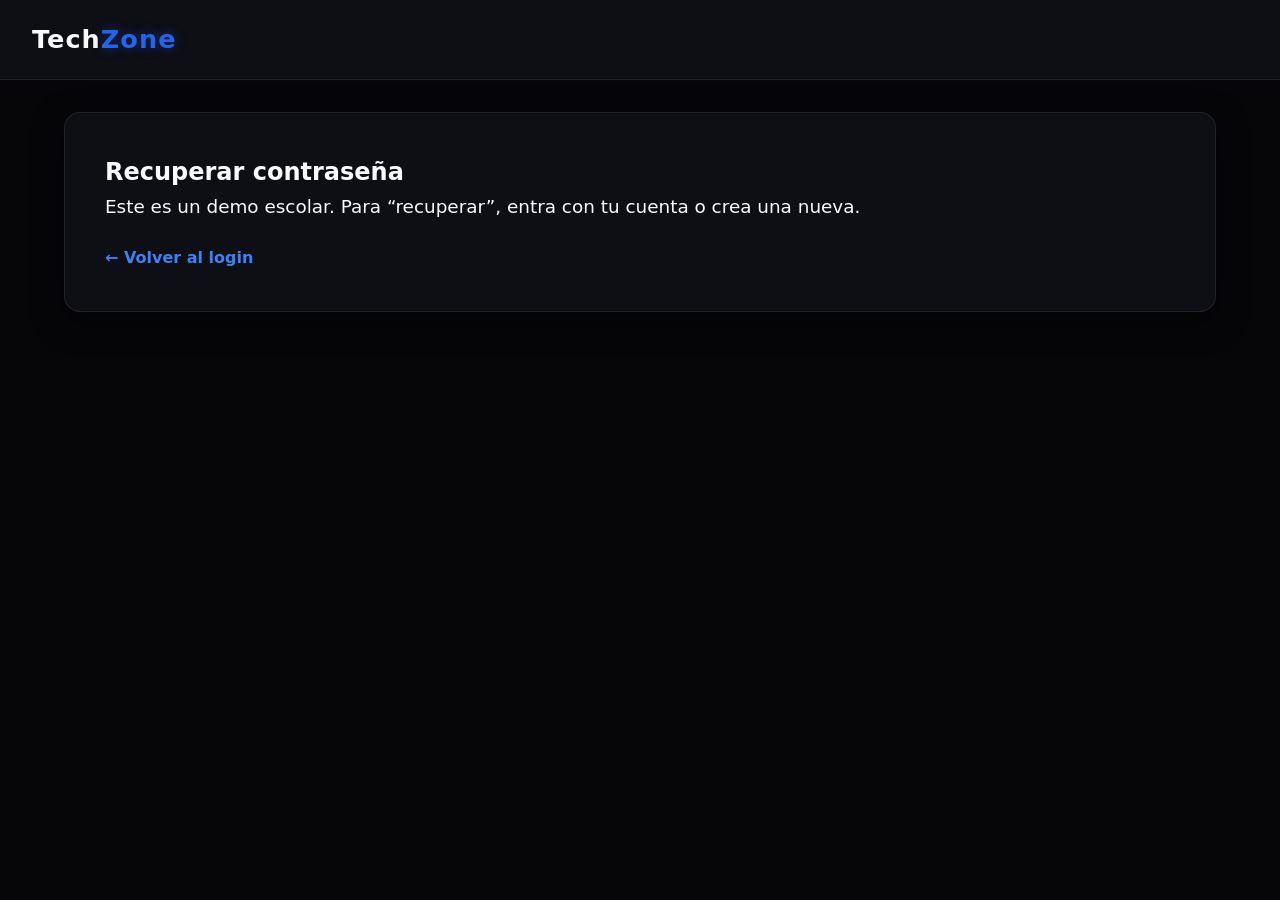
<file: techzone1/recuperar.html>
<!DOCTYPE html>
<html lang="es">
<head>
  <meta charset="UTF-8">
  <title>Recuperar contraseña - Tech Zone</title>
  <link rel="stylesheet" href="css/estilos.css">
</head>
<body>
<header>
  <a href="login.html" class="brand">Tech<span>Zone</span></a>
</header>
<div class="container">
  <div class="card">
    <h2>Recuperar contraseña</h2>
    <p class="muted">Este es un demo escolar. Para “recuperar”, entra con tu cuenta o crea una nueva.</p>
    <p style="margin-top:1.5rem;"><a href="login.html" style="color: #3b82f6; text-decoration:none; font-weight:700;">← Volver al login</a></p>
  </div>
</div>
</body>
</html>
</file>
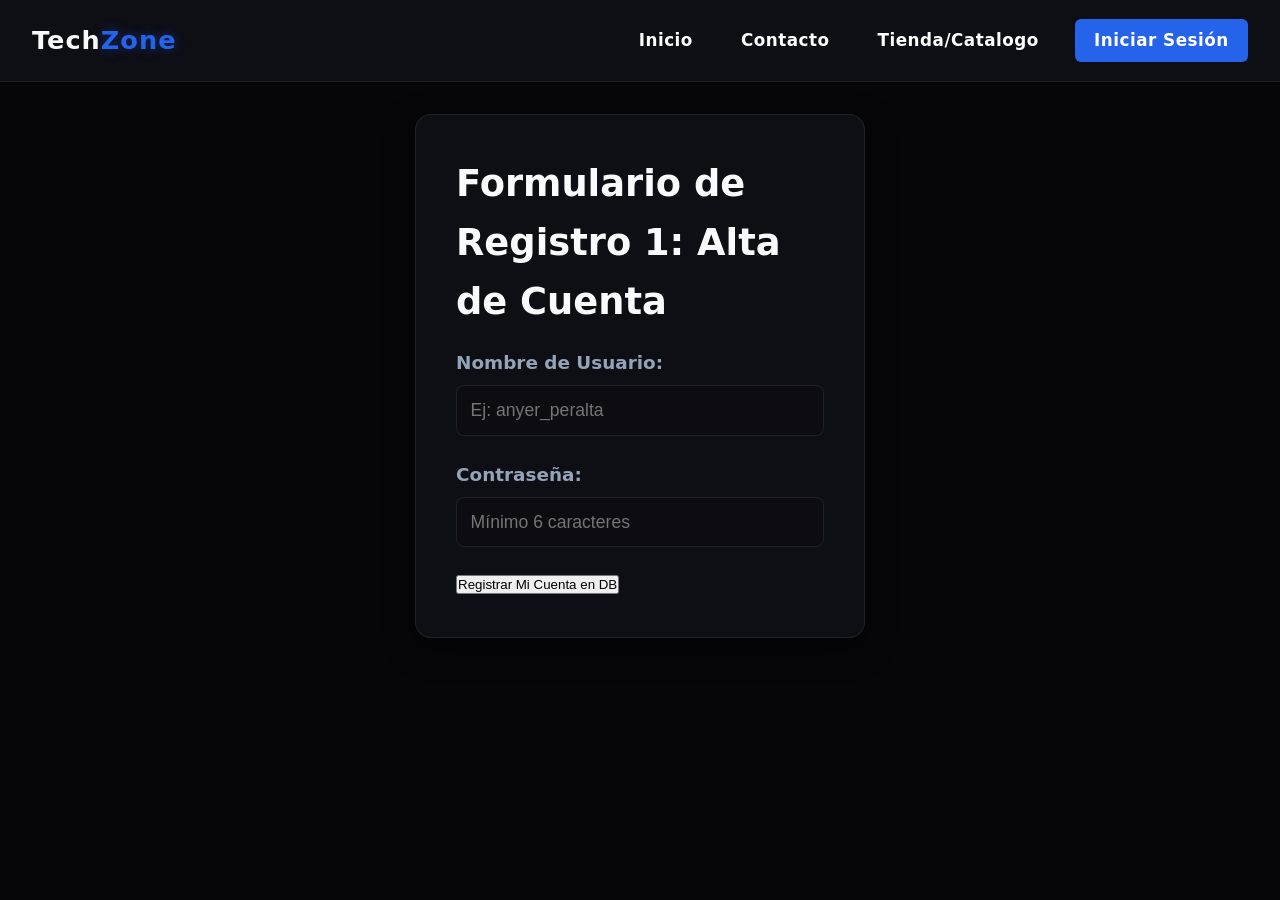
<file: techzone1/registro.html>
<!DOCTYPE html>
<html lang="es">
<head>
  <meta charset="UTF-8">
  <meta name="viewport" content="width=device-width, initial-scale=1.0">
  <title>Registro de Cuentas - TechZone</title>
  <link rel="stylesheet" href="css/estilos.css">
  <script src="js/db.js"></script>
  <script src="js/main.js"></script>
</head>
<body data-require-guest="true">
<header>
  <a href="index.html" class="brand">Tech<span>Zone</span></a>
  <nav id="main-nav"><a href="login.html">Iniciar Sesión</a></nav>
</header>
<main class="container">
  <div class="card" style="max-width:450px; margin:2rem auto;">
    <h1>Formulario de Registro 1: Alta de Cuenta</h1>
    
    <div id="alerts-container"></div>
    
    <form id="registro-form">
      <div class="form-group">
        <label for="usuario">Nombre de Usuario:</label>
        <input type="text" id="usuario" name="usuario" required minlength="4" placeholder="Ej: anyer_peralta">
      </div>
      <div class="form-group">
        <label for="password">Contraseña:</label>
        <input type="password" id="password" name="password" required minlength="6" placeholder="Mínimo 6 caracteres">
      </div>
      <button type="submit">Registrar Mi Cuenta en DB</button>
    </form>
  </div>
</main>
<script>
    document.addEventListener('DOMContentLoaded', () => {
        const form = document.getElementById('registro-form');
        const alertsContainer = document.getElementById('alerts-container');

        form.addEventListener('submit', (e) => {
            e.preventDefault();
            const usuarioVal = document.getElementById('usuario').value.trim();
            const passwordVal = document.getElementById('password').value;

            if (usuarioVal === "" || passwordVal === "") {
                alertsContainer.innerHTML = `<p style="color:var(--danger); margin-bottom:1rem;"><strong>Error: Complete todos los apartados obligatorios.</strong></p>`;
                return;
            }

            if (passwordVal.length < 6) {
                alertsContainer.innerHTML = `<p style="color:var(--danger); margin-bottom:1rem;"><strong>Error: Por seguridad, la contraseña debe poseer al menos 6 caracteres.</strong></p>`;
                return;
            }

            if (window.db) {
                const result = window.db.registerUser(usuarioVal, passwordVal);
                if (result) {
                    window.location.href = 'login.html?registered=1';
                } else {
                    alertsContainer.innerHTML = `<p style="color:var(--danger); margin-bottom:1rem;"><strong>El nombre de usuario ya está tomado en el servidor.</strong></p>`;
                }
            }
        });
    });
</script>
</body>
</html>
</file>
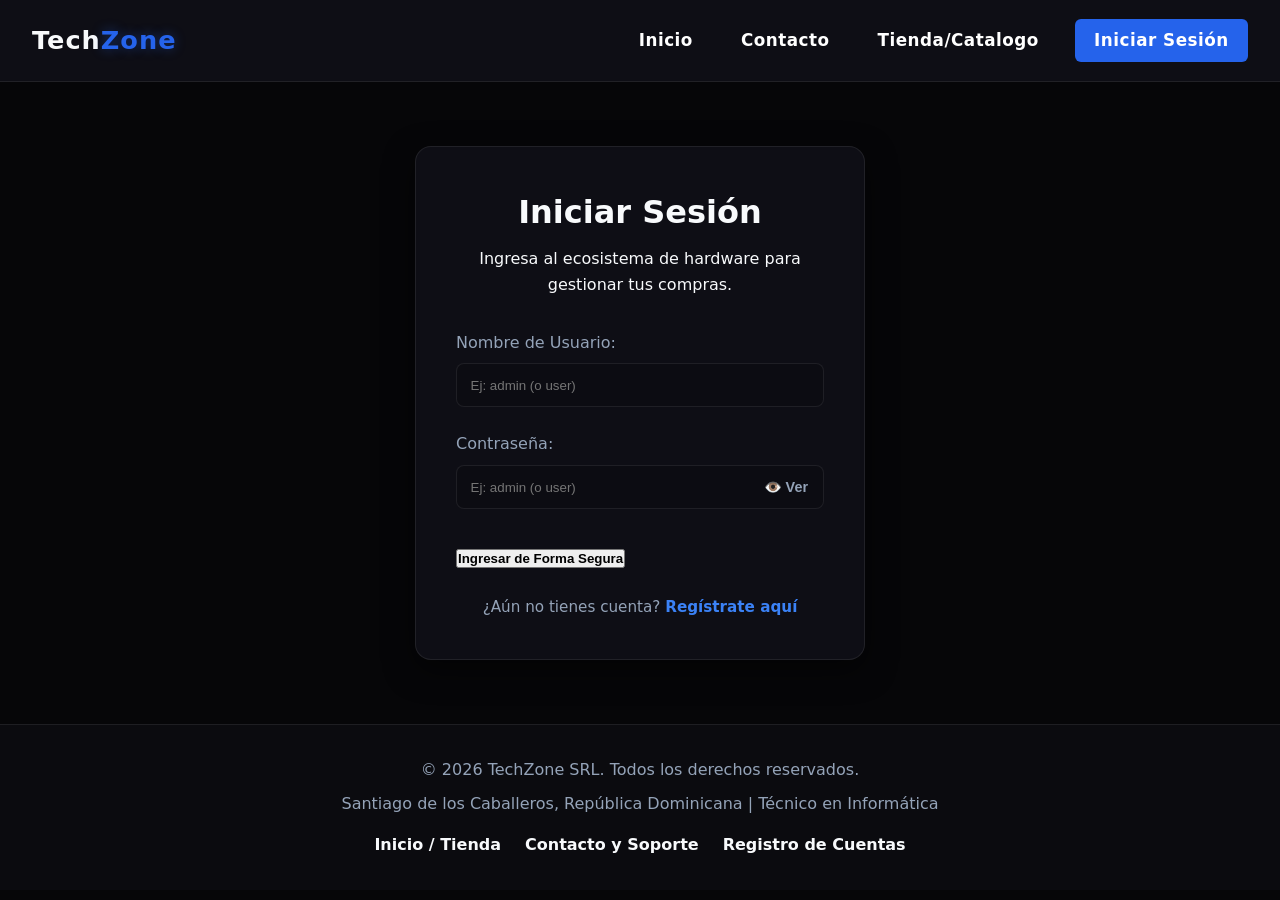
<file: techzone1/soporte.html>
<!DOCTYPE html>
<html lang="es">
<head>
  <meta charset="UTF-8">
  <meta name="viewport" content="width=device-width, initial-scale=1.0">
  <title>Soporte Técnico - TechZone</title>
  <link rel="stylesheet" href="css/estilos.css">
  <script src="js/db.js"></script>
  <script src="js/main.js"></script>
</head>
<body data-require-auth="true">
<header>
  <a href="index.html" class="brand">Tech<span>Zone</span></a>
  <nav id="main-nav">
    <a href="index.html">Inicio</a>
    <a href="dashboard.html">Mi Panel</a>
  </nav>
</header>

<main class="container">
  <div class="card" style="max-width: 650px; margin: 0 auto;">
    <h1>Formulario de Registro 3: Reporte de Incidencias</h1>
    <p class="muted">Si tu hardware presenta anomalías mecánicas o de calibración, genera un ticket inmediato.</p>
    
    <div id="status-container"></div>

    <form id="soporte-form">
      <div class="form-group">
        <label for="asunto">Asunto Breve del Fallo:</label>
        <input type="text" id="asunto" name="asunto" required minlength="5" placeholder="Ej: Holgura en eje central">
      </div>
      <div class="form-group">
        <label for="mensaje">Explicación Pormenorizada de los Síntomas:</label>
        <textarea id="mensaje" name="mensaje" rows="5" required minlength="15" placeholder="Indica detalladamente los síntomas observados..."></textarea>
      </div>
      <button type="submit" id="boton">Enviar Ticket a Revisión Técnica</button>
    </form>
  </div>
</main>
<script>
    document.addEventListener('DOMContentLoaded', () => {
        if (!window.db) return;
        const user = window.db.getCurrentUser();
        const form = document.getElementById('soporte-form');
        const statusContainer = document.getElementById('status-container');

        form.addEventListener('submit', (e) => {
            e.preventDefault();
            const asunto = document.getElementById('asunto').value.trim();
            const mensaje = document.getElementById('mensaje').value.trim();

            if (asunto === "" || mensaje === "") {
                statusContainer.innerHTML = `<p style="color: var(--danger); font-weight:bold; margin: 1rem 0;">Error: Todos los campos del formulario son requeridos.</p>`;
                return;
            }

            if (asunto.length < 5) {
                statusContainer.innerHTML = `<p style="color: var(--danger); font-weight:bold; margin: 1rem 0;">Error: El asunto debe ser más descriptivo (mínimo 5 caracteres).</p>`;
                return;
            }

            if (mensaje.length < 15) {
                statusContainer.innerHTML = `<p style="color: var(--danger); font-weight:bold; margin: 1rem 0;">Error: La explicación debe tener al menos 15 caracteres.</p>`;
                return;
            }

            if (user) {
                window.db.addTicket(user.usuario, asunto, mensaje);
                statusContainer.innerHTML = `<p style="color: var(--success); font-weight:bold; margin: 1rem 0;">Éxito: Su reporte de incidencia ha sido inyectado en la base de datos.</p>`;
                form.reset();
            }
        });
    });
</script>
</body>
</html>
</file>
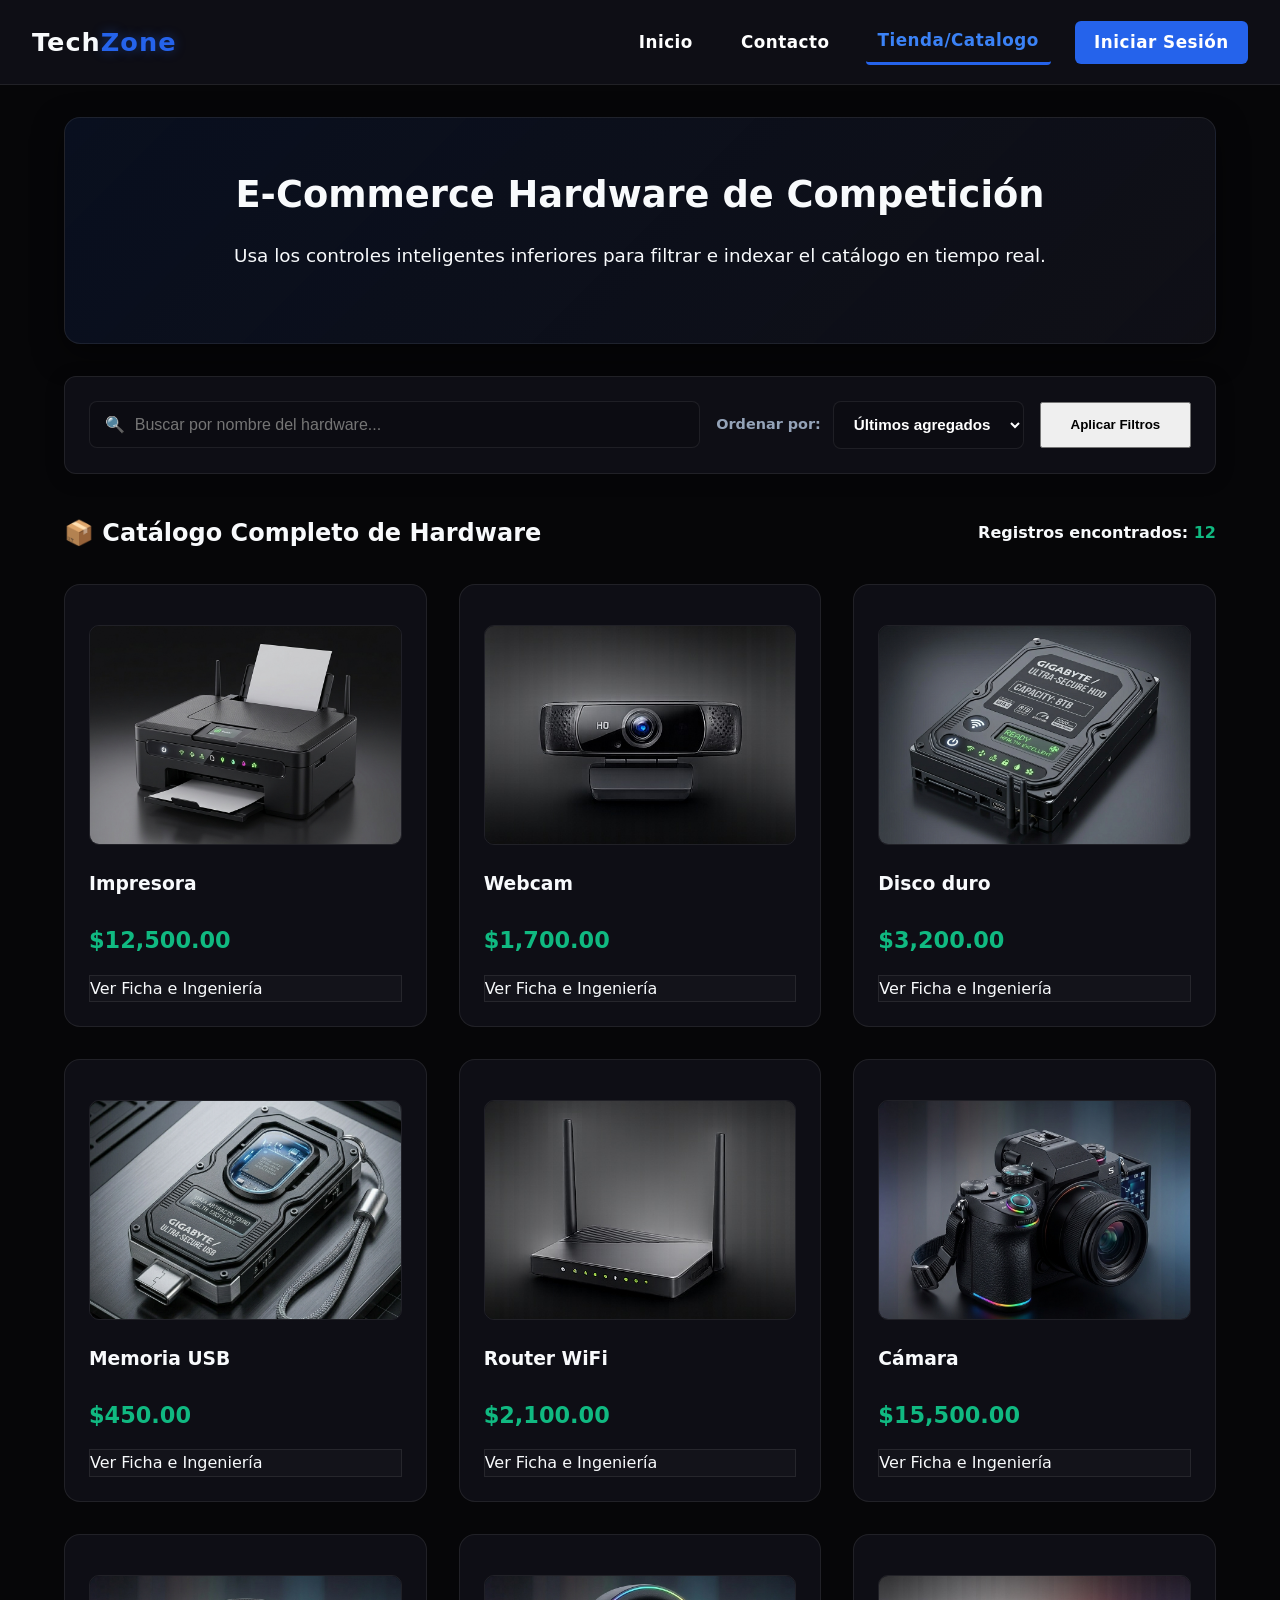
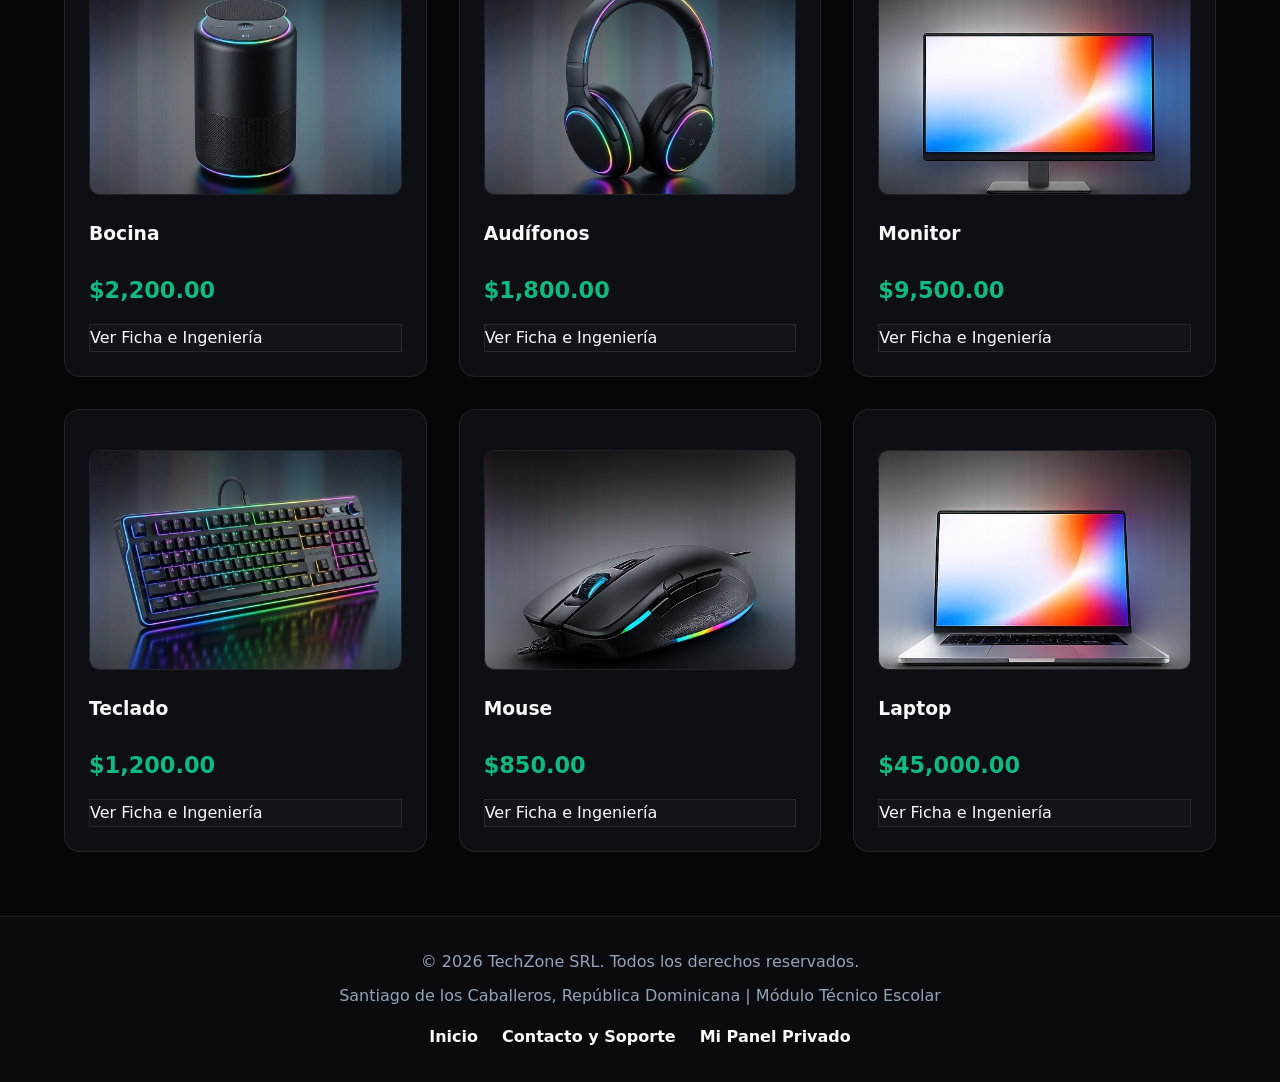
<file: techzone1/tienda.html>
<!DOCTYPE html>
<html lang="es">
<head>
  <meta charset="UTF-8">
  <meta name="viewport" content="width=device-width, initial-scale=1.0">
  <title>Tienda Premium - TechZone</title>
  <link rel="stylesheet" href="css/estilos.css">
  <style>
    /* ESTILOS EXCLUSIVOS PARA LA BARRA DE FILTROS AVANZADA */
    .filter-zone {
        background: var(--bg-card);
        border: 1px solid var(--border);
        border-radius: 12px;
        padding: 1.5rem;
        margin-bottom: 2.5rem;
        box-shadow: 0 4px 20px rgba(0,0,0,0.2);
    }
    
    .filter-form {
        display: flex;
        flex-wrap: wrap;
        gap: 1rem;
        align-items: center;
        justify-content: space-between;
    }

    .search-wrapper {
        flex: 1;
        min-width: 280px;
        position: relative;
    }

    .search-input-premium {
        width: 100%;
        padding: 0.85rem 1rem 0.85rem 2.8rem;
        background-color: var(--bg-input);
        border: 1px solid var(--border);
        border-radius: 8px;
        color: #ffffff;
        font-size: 1rem;
    }

    .search-icon-label {
        position: absolute;
        left: 1rem;
        top: 50%;
        transform: translateY(-50%);
        color: var(--text-muted);
        pointer-events: none;
    }

    .sort-wrapper {
        display: flex;
        align-items: center;
        gap: 0.75rem;
        min-width: 240px;
    }

    .sort-label {
        color: var(--text-muted);
        font-size: 0.9rem;
        font-weight: 600;
        white-space: nowrap;
    }

    .select-premium {
        background-color: var(--bg-input);
        color: #ffffff;
        border: 1px solid var(--border);
        padding: 0.85rem 1rem;
        border-radius: 8px;
        cursor: pointer;
        font-size: 0.95rem;
        font-weight: 600;
    }

    .btn-submit-filters {
        width: auto;
        padding: 0.85rem 1.8rem;
        font-weight: 700;
    }

    .clear-link {
        color: #3b82f6;
        text-decoration: none;
        font-weight: 700;
        font-size: 0.95rem;
        display: inline-block;
        margin-top: 1rem;
        transition: opacity 0.2s;
    }
    .clear-link:hover {
        opacity: 0.8;
    }
  </style>
  <script src="js/db.js"></script>
  <script src="js/main.js"></script>
</head>
<body>
<header>
  <a href="index.html" class="brand">Tech<span>Zone</span></a>
  <nav aria-label="Menú Principal" id="main-nav" data-active="tienda">
    <!-- Carga dinámica -->
  </nav>
</header>

<main class="container">
  <section class="card" style="background: linear-gradient(135deg, rgba(37,99,235,0.1) 0%, rgba(17,17,24,0.9) 100%); text-align:center; padding: 3rem 2rem; margin-bottom: 2rem;">
    <h1>E-Commerce Hardware de Competición</h1>
    <p class="muted">Usa los controles inteligentes inferiores para filtrar e indexar el catálogo en tiempo real.</p>
  </section>

  <section class="filter-zone" aria-label="Filtros del Catálogo">
    <form id="filter-form" class="filter-form">
        <div class="search-wrapper">
            <span class="search-icon-label" aria-hidden="true">🔍</span>
            <input 
                type="text" 
                id="buscar-input" 
                class="search-input-premium" 
                placeholder="Buscar por nombre del hardware..." 
                aria-label="Escribe el nombre del dispositivo a buscar"
            >
        </div>

        <div class="sort-wrapper">
            <label for="orden" class="sort-label">Ordenar por:</label>
            <select id="orden-select" class="select-premium" aria-label="Criterio de ordenamiento de los productos">
                <option value="recientes">Últimos agregados</option>
                <option value="precio_asc">Precio: Bajo a Alto</option>
                <option value="precio_desc">Precio: Alto a Bajo</option>
                <option value="nombre_asc">Nombre: A - Z</option>
            </select>
        </div>

        <button type="submit" class="btn-submit-filters">Aplicar Filtros</button>
    </form>
  </section>

  <section aria-labelledby="catalog-title">
    <div style="margin-bottom: 2rem; display: flex; justify-content: space-between; align-items: center; flex-wrap: wrap;">
        <div id="title-container">
            <h2 id="catalog-title">📦 Catálogo Completo de Hardware</h2>
        </div>
        
        <p class="muted" style="font-weight: 600;">Registros encontrados: <span id="record-count" style="color: var(--success);">0</span></p>
    </div>

    <div class="grid" id="products-grid">
      <!-- Carga dinámica -->
    </div>
  </section>
</main>

<footer>
    <p>&copy; 2026 TechZone SRL. Todos los derechos reservados.</p>
    <p>Santiago de los Caballeros, República Dominicana | Módulo Técnico Escolar</p>
    <div class="footer-links">
        <a href="index.html">Inicio</a>
        <a href="contacto.html">Contacto y Soporte</a>
        <a href="dashboard.html">Mi Panel Privado</a>
    </div>
</footer>

<script>
    document.addEventListener('DOMContentLoaded', () => {
        const urlParams = new URLSearchParams(window.location.search);
        const initialSearch = urlParams.get('buscar') || '';
        const initialOrder = urlParams.get('orden') || 'recientes';

        const buscarInput = document.getElementById('buscar-input');
        const ordenSelect = document.getElementById('orden-select');
        const filterForm = document.getElementById('filter-form');
        const productsGrid = document.getElementById('products-grid');
        const titleContainer = document.getElementById('title-container');
        const recordCount = document.getElementById('record-count');

        buscarInput.value = initialSearch;
        ordenSelect.value = initialOrder;

        function getProductImage(nombre, imagen) {
            const mapa = {
                'laptop': 'laptop.jpg', 'mouse': 'mouse.jpg', 'teclado': 'teclado.png',
                'monitor': 'monitor.jpg', 'cockpit': 'cockpit.jpg', 'volante': 'volante.png'
            };
            const imgName = (imagen || '').trim();
            if (imgName !== '') return imgName;
            const clave = (nombre || '').toLowerCase().trim();
            for (let k in mapa) {
                if (clave.includes(k)) return mapa[k];
            }
            return 'monitor.jpg';
        }

        function renderProducts() {
            const searchVal = buscarInput.value;
            const orderVal = ordenSelect.value;

            // Consultar la base de datos simulada
            const products = window.db.getProducts(searchVal, orderVal);
            recordCount.textContent = products.length;

            // Renderizar encabezado de búsqueda
            if (searchVal.trim() !== '') {
                titleContainer.innerHTML = `
                    <h2 id="catalog-title">Resultados de búsqueda para: "${escapeHtml(searchVal)}"</h2>
                    <a href="tienda.html" class="clear-link">← Limpiar filtros y ver todo</a>
                `;
            } else {
                titleContainer.innerHTML = `
                    <h2 id="catalog-title">📦 Catálogo Completo de Hardware</h2>
                `;
            }

            // Renderizar grid
            if (products.length === 0) {
                productsGrid.innerHTML = `
                    <div class="card" style="grid-column: 1 / -1; text-align: center; padding: 4rem 2rem;">
                      <p class="muted" style="font-size: 1.25rem; margin-bottom: 1.5rem;">No tenemos registros que coincidan exactamente con tu criterio actual.</p>
                      <a href="tienda.html" class="btn-action" style="max-width: 250px; display: inline-block;">Restablecer Filtros</a>
                    </div>
                `;
            } else {
                productsGrid.innerHTML = products.map(p => `
                    <a href="producto.html?id=${p.id}" class="product-card" aria-label="Detalles completos de ${p.nombre}">
                        <div>
                          <img class="producto-img" src="img/${encodeURIComponent(getProductImage(p.nombre, p.imagen))}" alt="Fotografía del hardware ${p.nombre}">
                          <h3>${escapeHtml(p.nombre)}</h3>
                        </div>
                        <div style="margin-top: 1.5rem;">
                          <p style="margin-bottom:1rem;"><strong style="color: var(--success); font-size:1.4rem;">$${p.precio.toLocaleString('en-US', {minimumFractionDigits: 2, maximumFractionDigits: 2})}</strong></p>
                          <span class="btn-action" style="display:block; background-color: rgba(255,255,255,0.02); border:1px solid var(--border);">Ver Ficha e Ingeniería</span>
                        </div>
                    </a>
                `).join('');
            }
        }

        filterForm.addEventListener('submit', (e) => {
            e.preventDefault();
            // Actualizar URL sin recargar para soportar historial de navegación
            const newUrl = new URL(window.location);
            newUrl.searchParams.set('buscar', buscarInput.value);
            newUrl.searchParams.set('orden', ordenSelect.value);
            window.history.pushState({}, '', newUrl);
            renderProducts();
        });

        // Carga inicial
        renderProducts();

        function escapeHtml(text) {
            return text
                .replace(/&/g, "&amp;")
                .replace(/</g, "&lt;")
                .replace(/>/g, "&gt;")
                .replace(/"/g, "&quot;")
                .replace(/'/g, "&#039;");
        }
    });
</script>
</body>
</html>
</file>
<file: techzone1/css/estilos.css>
/* css/estilos.css */
:root {
  --bg-main: #060608;
  --bg-card: rgba(17, 17, 24, 0.85);
  --bg-input: #0c0c12;
  --text-main: #f8fafc;
  --text-muted: #94a3b8;
  --accent: #2563eb;
  --accent-glow: rgba(37, 99, 235, 0.4);
  --success: #10b981;
  --danger: #ef4444;
  --border: rgba(255, 255, 255, 0.08);
}

* {
  box-sizing: border-box;
  margin: 0;
  padding: 0;
}

body {
  background-color: var(--bg-main);
  color: var(--text-main);
  font-family: 'Segoe UI', system-ui, sans-serif;
  line-height: 1.6;
}

header {
  background: var(--bg-card);
  backdrop-filter: blur(12px);
  -webkit-backdrop-filter: blur(12px);
  border-bottom: 1px solid var(--border);
  padding: 1.2rem 2rem;
  display: flex;
  justify-content: space-between;
  align-items: center;
  position: sticky;
  top: 0;
  z-index: 1000;
}

header .brand {
  font-size: 1.6rem;
  font-weight: 900;
  color: var(--text-main);
  text-decoration: none;
  letter-spacing: 1px;
}

header .brand span {
  color: var(--accent);
  text-shadow: 0 0 12px var(--accent-glow);
}

header nav {
  display: flex;
  align-items: center;
  gap: 1.5rem;
}

header nav a {
  color: var(--text-muted);
  text-decoration: none;
  font-size: 1.00rem;
  font-weight: 600;
  transition: color 0.2s;
}

header nav a:hover,
header nav a[aria-current="page"] {
  color: var(--text-main);
}

.btn-nav {
  background: var(--accent);
  color: white !important;
  padding: 0.5rem 1.2rem;
  border-radius: 6px;
}

.container {
  max-width: 1200px;
  margin: 2rem auto;
  padding: 0 1.5rem;
}

.card {
  background: var(--bg-card);
  border: 1px solid var(--border);
  border-radius: 16px;
  padding: 2.5rem;
  margin-bottom: 2.5rem;
  box-shadow: 0 10px 30px rgba(0, 0, 0, 0.5);
}

/* Información Corporativa Grid */
.corp-grid {
  display: grid;
  grid-template-columns: repeat(auto-fit, minmax(250px, 1fr));
  gap: 1.5rem;
  margin-top: 1.5rem;
}

.corp-item {
  background: rgba(255, 255, 255, 0.02);
  border: 1px solid var(--border);
  padding: 1.5rem;
  border-radius: 8px;
}

.corp-item h3 {
  color: var(--accent);
  margin-bottom: 0.5rem;
}

/* Multimedia Containers */
.media-grid {
  display: grid;
  grid-template-columns: repeat(auto-fit, minmax(300px, 1fr));
  gap: 2rem;
  margin: 2rem 0;
}

.media-box {
  background: #0d0d14;
  border: 1px solid var(--border);
  border-radius: 12px;
  padding: 1.5rem;
}

.media-box video {
  width: 100%;
  border-radius: 6px;
  background: #000;
}

.media-box audio {
  width: 100%;
  margin-top: 1rem;
}

/* Catálogo */
.grid {
  display: grid;
  grid-template-columns: repeat(auto-fit, minmax(300px, 1fr));
  gap: 2rem;
}

.product-card {
  background: var(--bg-card);
  border: 1px solid var(--border);
  border-radius: 16px;
  padding: 1.5rem;
  display: flex;
  flex-direction: column;
  justify-content: space-between;
  transition: transform 0.2s, border-color 0.2s;
  text-decoration: none;
  color: inherit;
}

.product-card:hover {
  transform: translateY(-5px);
  border-color: var(--accent);
}

.producto-img {
  width: 100%;
  height: 220px;
  object-fit: cover;
  border-radius: 10px;
  margin: 1rem 0;
  border: 1px solid var(--border);
}

/* Tablas con encabezado h2 y thead obligatorio */
.table-container {
  overflow-x: auto;
  border: 1px solid var(--border);
  border-radius: 10px;
  background: #09090d;
  margin-top: 1rem;
}

table {
  width: 100%;
  border-collapse: collapse;
}

th,
td {
  padding: 1.2rem 1rem;
  border-bottom: 1px solid var(--border);
}

th {
  background-color: rgba(255, 255, 255, 0.04);
  color: var(--text-main);
  font-weight: 700;
  text-transform: uppercase;
  font-size: 0.85rem;
}

td {
  color: var(--text-muted);
  font-size: 1.00rem;
}

/* Formularios y Validaciones */
.form-group {
  margin-bottom: 1.5rem;
}

.form-group label {
  display: block;
  margin-bottom: 0.5rem;
  color: var(--text-muted);
  font-size: 1.00rem;
}

input,
select,
textarea {
  width: 100%;
  padding: 0.85rem;
  background-color: var(--bg-input);
  border: 1px solid var(--border);
  border-radius: 8px;
  color: var(--text-main);
}

input:focus,
select:focus,
textarea:focus {
  outline: none;
  border-color: var(--accent);
  box-shadow: 0 0 0 4px rgba(37, 99, 235, 0.2);
}

.badge {
  background: rgba(16, 185, 129, 0.15);
  color: var(--success);
  padding: 0.2rem 0.6rem;
  border-radius: 4px;
  font-size: 0.8rem;
}

/* Accesibilidad teclado */
a:focus-visible,
button:focus-visible,
input:focus-visible {
  outline: 3px solid var(--accent);
  outline-offset: 2px;
}

/* css/estilos.css - Actualización de Navegación y Footer */

/* Menú de navegación con máxima visibilidad (Alto contraste) */
header nav a {
  color: #ffffff !important;
  /* Blanco puro para romper el fondo oscuro */
  text-decoration: none;
  font-size: 1.05rem;
  /* Letra más grande y legible */
  font-weight: 700;
  /* Letras gruesas */
  letter-spacing: 0.5px;
  padding: 0.5rem 0.75rem;
  border-radius: 4px;
  transition: background-color 0.2s, color 0.2s;
}

header nav a:hover {
  background-color: rgba(255, 255, 255, 0.1);
  color: #3b82f6 !important;
  /* Cambio de color interactivo */
}

header nav a[aria-current="page"] {
  border-bottom: 3px solid var(--accent);
  color: #3b82f6 !important;
}

/* Estilos del Pie de Página (Footer) Corporativo */
footer {
  background-color: #0b0b0f;
  border-top: 1px solid var(--border);
  padding: 2rem 0;
  margin-top: 4rem;
  text-align: center;
  color: var(--text-muted);
  font-size: 1.00rem;
}

footer p {
  margin-bottom: 0.5rem;
}

footer .footer-links {
  margin-top: 1rem;
  display: flex;
  justify-content: center;
  gap: 1.5rem;
}

footer .footer-links a {
  color: var(--text-main);
  text-decoration: none;
  font-weight: 600;
}

#boton {
  display: block;
  margin: 1.5rem auto 0.5rem auto;
  font-size: 1.15rem;
  padding: 0.9rem 1.8rem;
  cursor: pointer;
}

.card h1 {
  font-size: 2.3rem;
  margin-bottom: 1rem;
}

.card p.muted {
  font-size: 1.15rem;
  line-height: 1.6;
  margin-bottom: 1.5rem;
}

.card .form-group label {
  font-size: 1.15rem;
  font-weight: 600;
}

.card .form-group input,
.card .form-group textarea {
  font-size: 1.1rem;
}

.card p.status-msg {
  font-size: 1.2rem;
  font-weight: bold;
  margin: 1.5rem 0;
}
</file>
